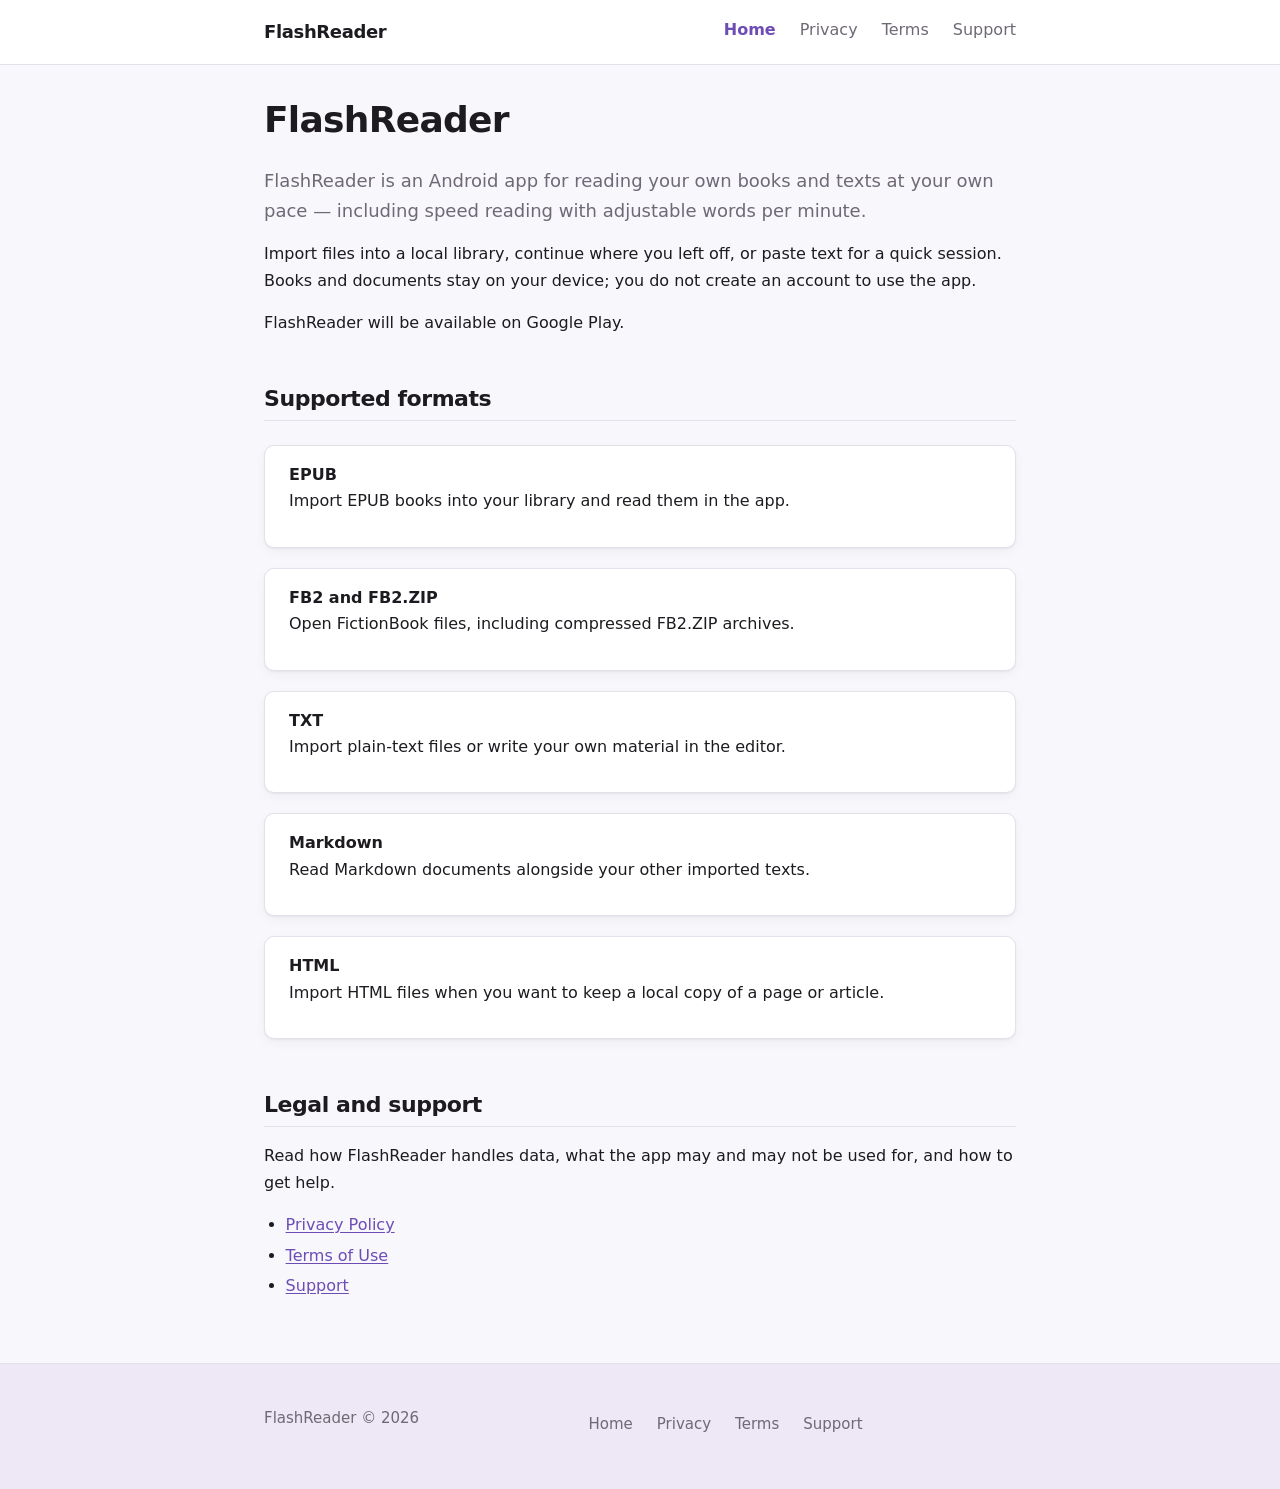
<file: docs/index.html>
<!DOCTYPE html>
<html lang="en">
<head>
  <meta charset="UTF-8">
  <meta name="viewport" content="width=device-width, initial-scale=1.0">
  <title>Home | FlashReader</title>
  <meta name="description" content="FlashReader is an Android speed-reading app for EPUB, FB2, TXT, Markdown, and HTML.">
  <link rel="stylesheet" href="assets/styles.css">
</head>
<body>
  <a class="skip-link" href="#main">Skip to content</a>
  <header>
    <nav aria-label="Primary">
      <a class="brand" href="index.html">FlashReader</a>
      <ul>
        <li><a href="index.html" aria-current="page">Home</a></li>
        <li><a href="privacy/index.html">Privacy</a></li>
        <li><a href="terms/index.html">Terms</a></li>
        <li><a href="support/index.html">Support</a></li>
      </ul>
    </nav>
  </header>
  <main id="main">
    <h1>FlashReader</h1>
    <p class="lead">
      FlashReader is an Android app for reading your own books and texts at your own pace — including speed reading with adjustable words per minute.
    </p>
    <p>
      Import files into a local library, continue where you left off, or paste text for a quick session. Books and documents stay on your device; you do not create an account to use the app.
    </p>

    <p>FlashReader will be available on Google Play.</p>

    <h2>Supported formats</h2>
    <ul class="features">
      <li>
        <strong>EPUB</strong>
        <p>Import EPUB books into your library and read them in the app.</p>
      </li>
      <li>
        <strong>FB2 and FB2.ZIP</strong>
        <p>Open FictionBook files, including compressed FB2.ZIP archives.</p>
      </li>
      <li>
        <strong>TXT</strong>
        <p>Import plain-text files or write your own material in the editor.</p>
      </li>
      <li>
        <strong>Markdown</strong>
        <p>Read Markdown documents alongside your other imported texts.</p>
      </li>
      <li>
        <strong>HTML</strong>
        <p>Import HTML files when you want to keep a local copy of a page or article.</p>
      </li>
    </ul>

    <h2>Legal and support</h2>
    <p>Read how FlashReader handles data, what the app may and may not be used for, and how to get help.</p>
    <ul>
      <li><a href="privacy/index.html">Privacy Policy</a></li>
      <li><a href="terms/index.html">Terms of Use</a></li>
      <li><a href="support/index.html">Support</a></li>
    </ul>
  </main>
  <footer>
    <div class="container">
      <p>FlashReader © 2026</p>
      <nav aria-label="Footer">
        <ul>
          <li><a href="index.html">Home</a></li>
          <li><a href="privacy/index.html">Privacy</a></li>
          <li><a href="terms/index.html">Terms</a></li>
          <li><a href="support/index.html">Support</a></li>
        </ul>
      </nav>
    </div>
  </footer>
</body>
</html>
</file>
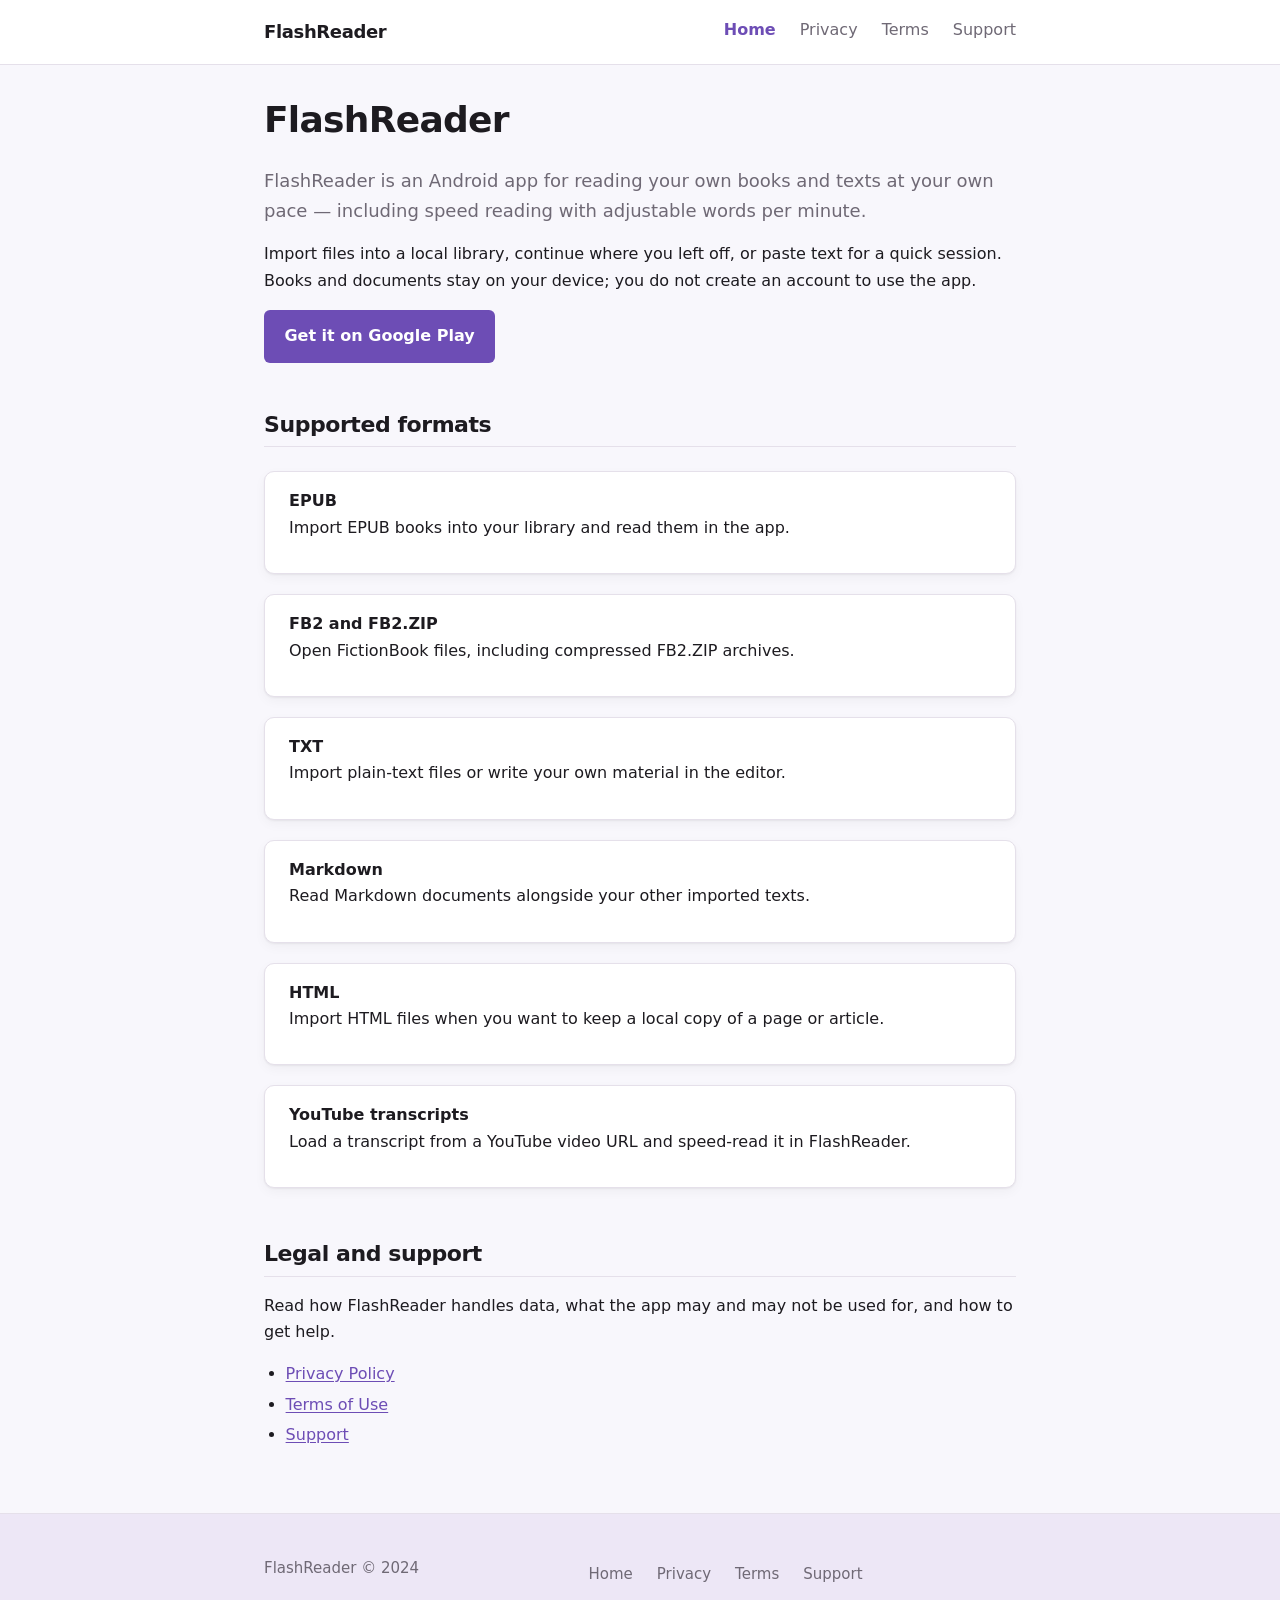
<file: pages/index.html>
<!DOCTYPE html>
<html lang="en">
<head>
  <meta charset="UTF-8">
  <meta name="viewport" content="width=device-width, initial-scale=1.0">
  <title>Home | FlashReader</title>
  <meta name="description" content="FlashReader is an Android speed-reading app for EPUB, FB2, TXT, Markdown, HTML, and YouTube transcripts.">
  <link rel="stylesheet" href="assets/styles.css">
</head>
<body>
  <a class="skip-link" href="#main">Skip to content</a>
  <header>
    <nav aria-label="Primary">
      <a class="brand" href="index.html">FlashReader</a>
      <ul>
        <li><a href="index.html" aria-current="page">Home</a></li>
        <li><a href="privacy/index.html">Privacy</a></li>
        <li><a href="terms/index.html">Terms</a></li>
        <li><a href="support/index.html">Support</a></li>
      </ul>
    </nav>
  </header>
  <main id="main">
    <h1>FlashReader</h1>
    <p class="lead">
      FlashReader is an Android app for reading your own books and texts at your own pace — including speed reading with adjustable words per minute.
    </p>
    <p>
      Import files into a local library, continue where you left off, or paste text for a quick session. Books and documents stay on your device; you do not create an account to use the app.
    </p>

    <p>
      <a class="cta" href="[GOOGLE PLAY URL]">Get it on Google Play</a>
    </p>

    <h2>Supported formats</h2>
    <ul class="features">
      <li>
        <strong>EPUB</strong>
        <p>Import EPUB books into your library and read them in the app.</p>
      </li>
      <li>
        <strong>FB2 and FB2.ZIP</strong>
        <p>Open FictionBook files, including compressed FB2.ZIP archives.</p>
      </li>
      <li>
        <strong>TXT</strong>
        <p>Import plain-text files or write your own material in the editor.</p>
      </li>
      <li>
        <strong>Markdown</strong>
        <p>Read Markdown documents alongside your other imported texts.</p>
      </li>
      <li>
        <strong>HTML</strong>
        <p>Import HTML files when you want to keep a local copy of a page or article.</p>
      </li>
      <li>
        <strong>YouTube transcripts</strong>
        <p>Load a transcript from a YouTube video URL and speed-read it in FlashReader.</p>
      </li>
    </ul>

    <h2>Legal and support</h2>
    <p>Read how FlashReader handles data, what the app may and may not be used for, and how to get help.</p>
    <ul>
      <li><a href="privacy/index.html">Privacy Policy</a></li>
      <li><a href="terms/index.html">Terms of Use</a></li>
      <li><a href="support/index.html">Support</a></li>
    </ul>
  </main>
  <footer>
    <div class="container">
      <p>FlashReader © 2024</p>
      <nav aria-label="Footer">
        <ul>
          <li><a href="index.html">Home</a></li>
          <li><a href="privacy/index.html">Privacy</a></li>
          <li><a href="terms/index.html">Terms</a></li>
          <li><a href="support/index.html">Support</a></li>
        </ul>
      </nav>
    </div>
  </footer>
</body>
</html>
</file>
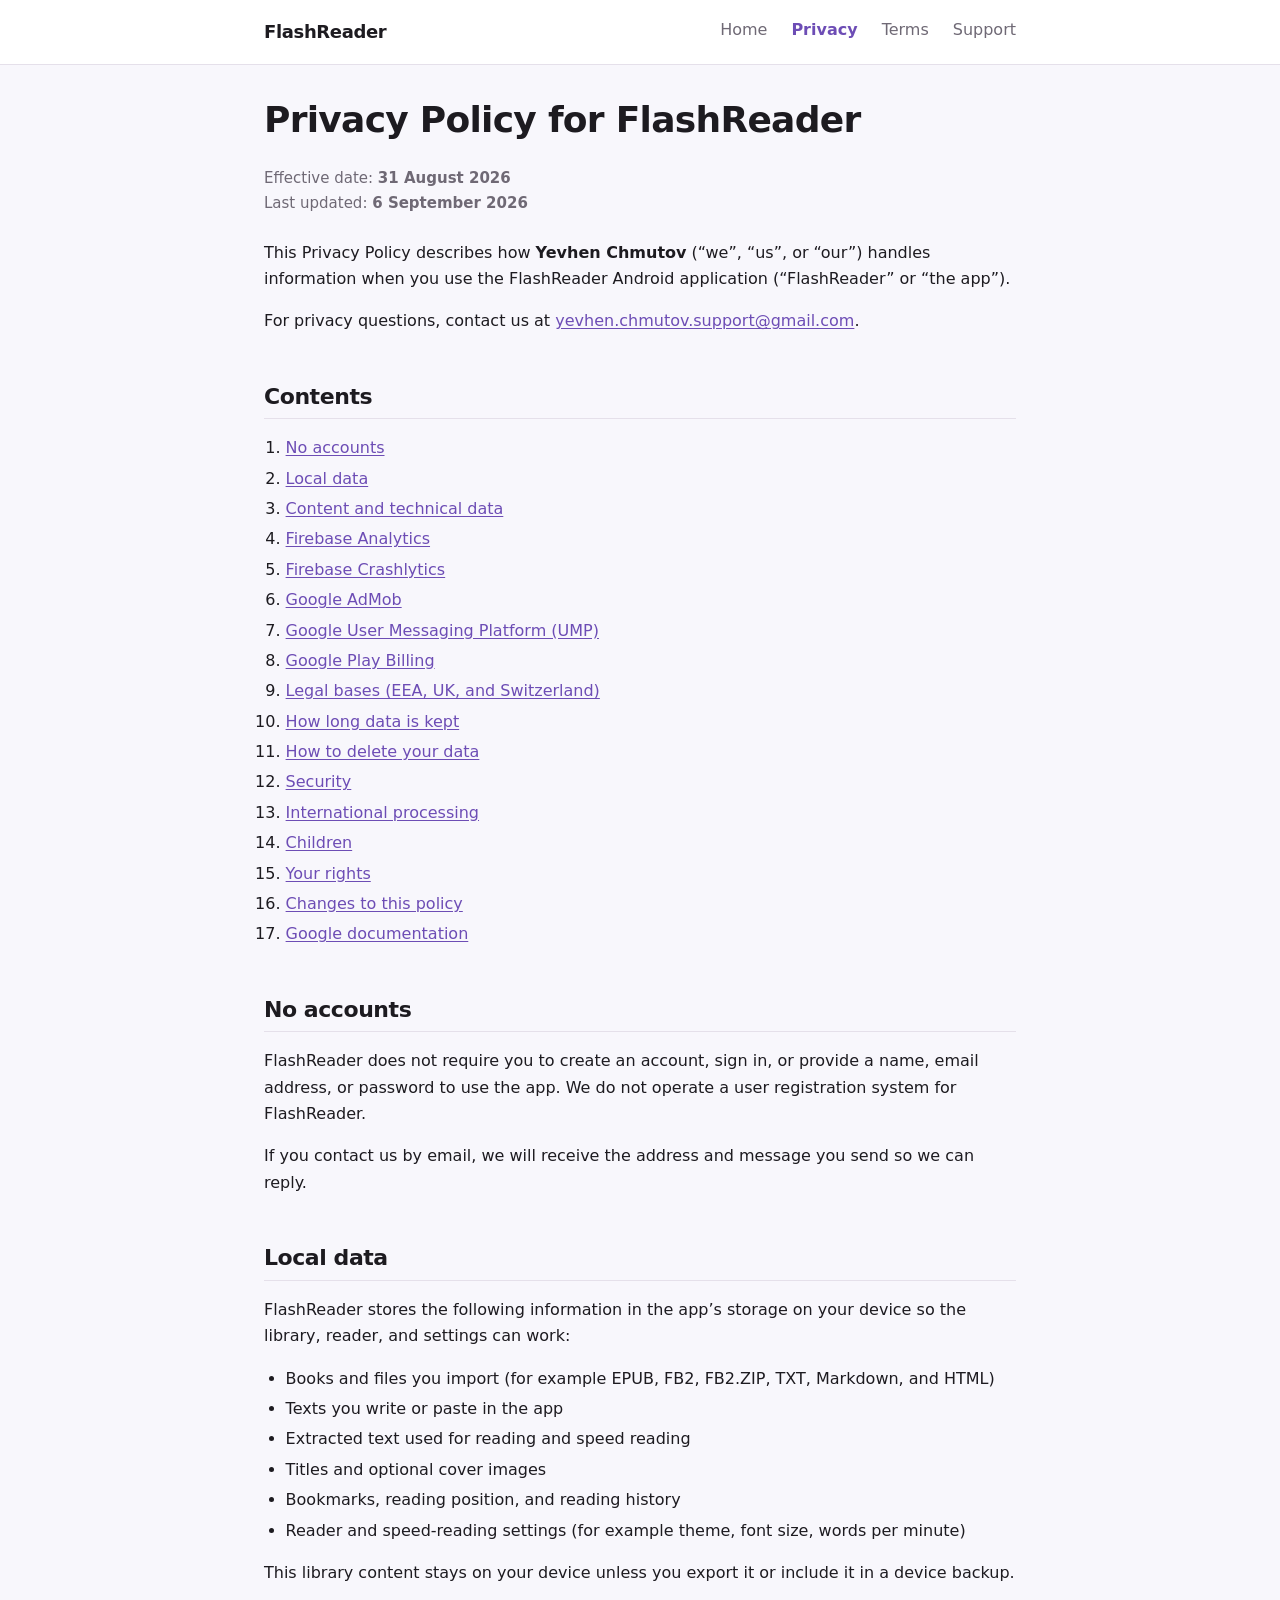
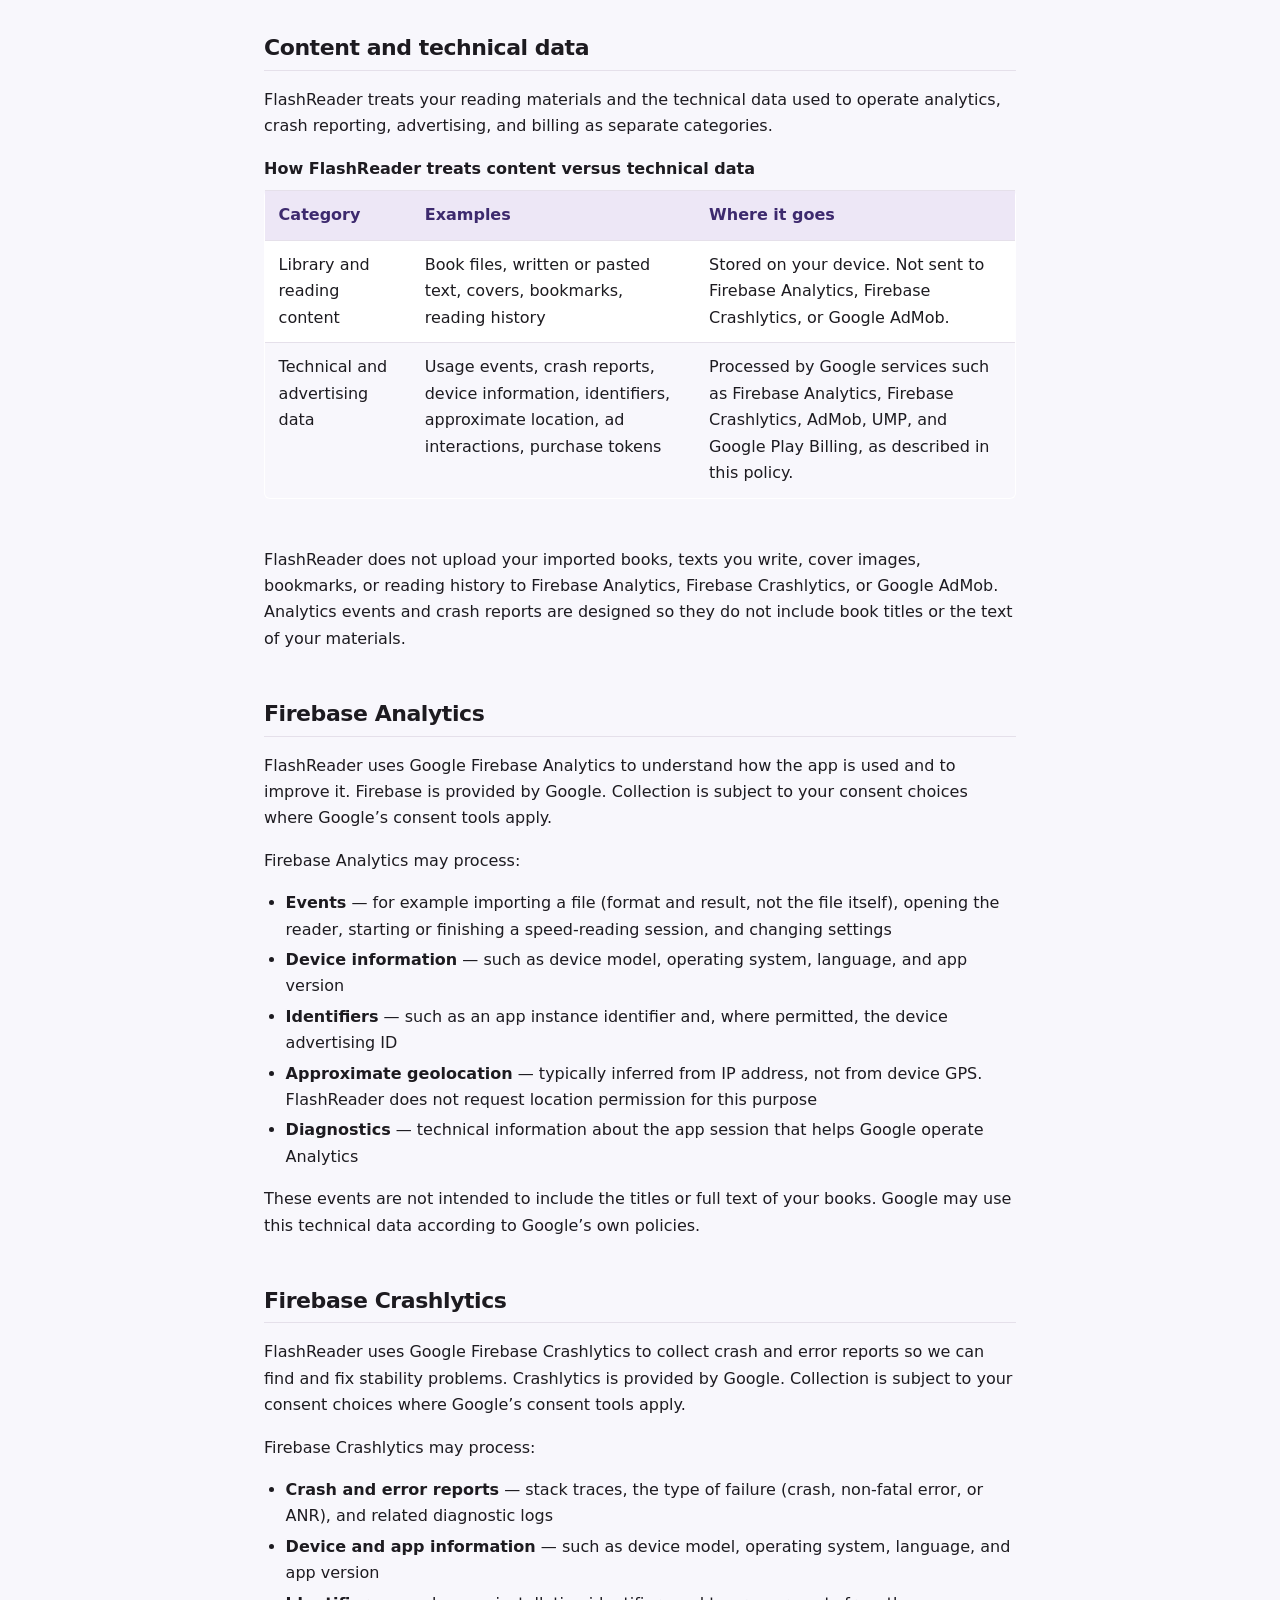
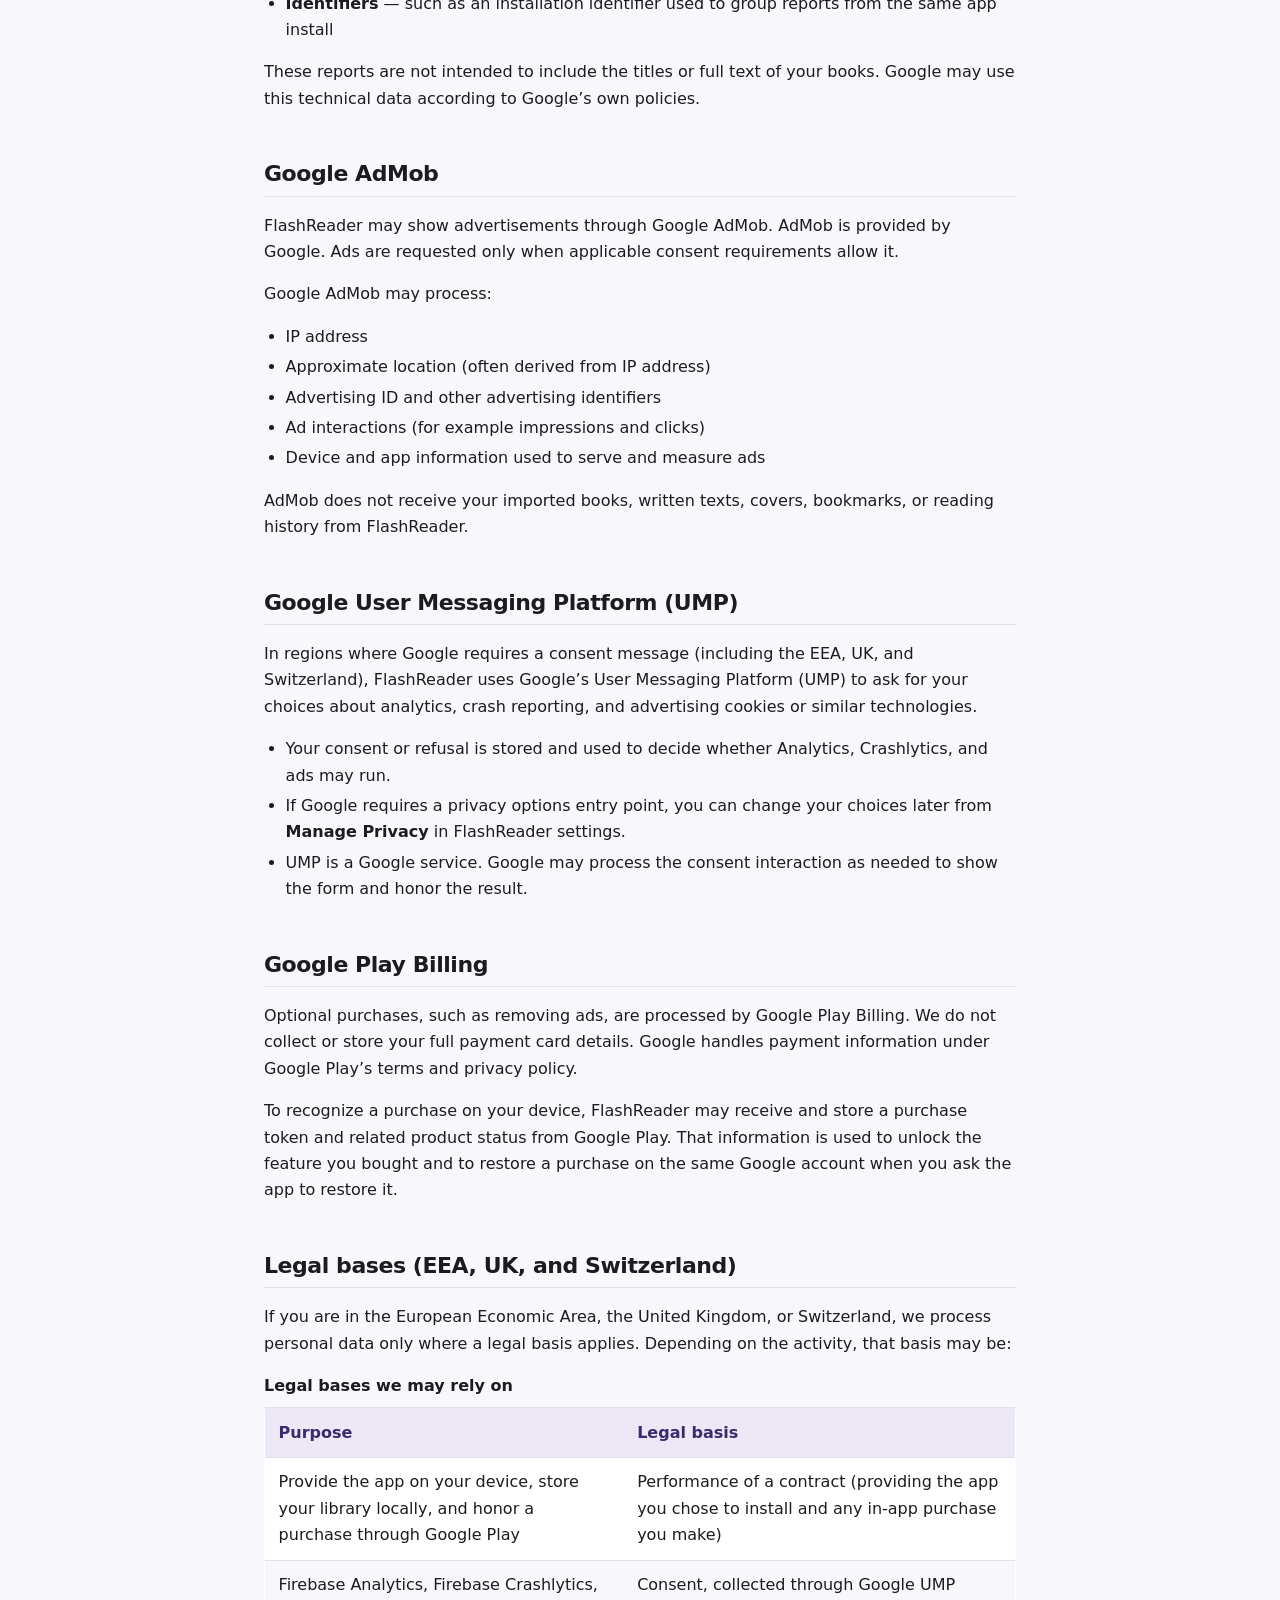
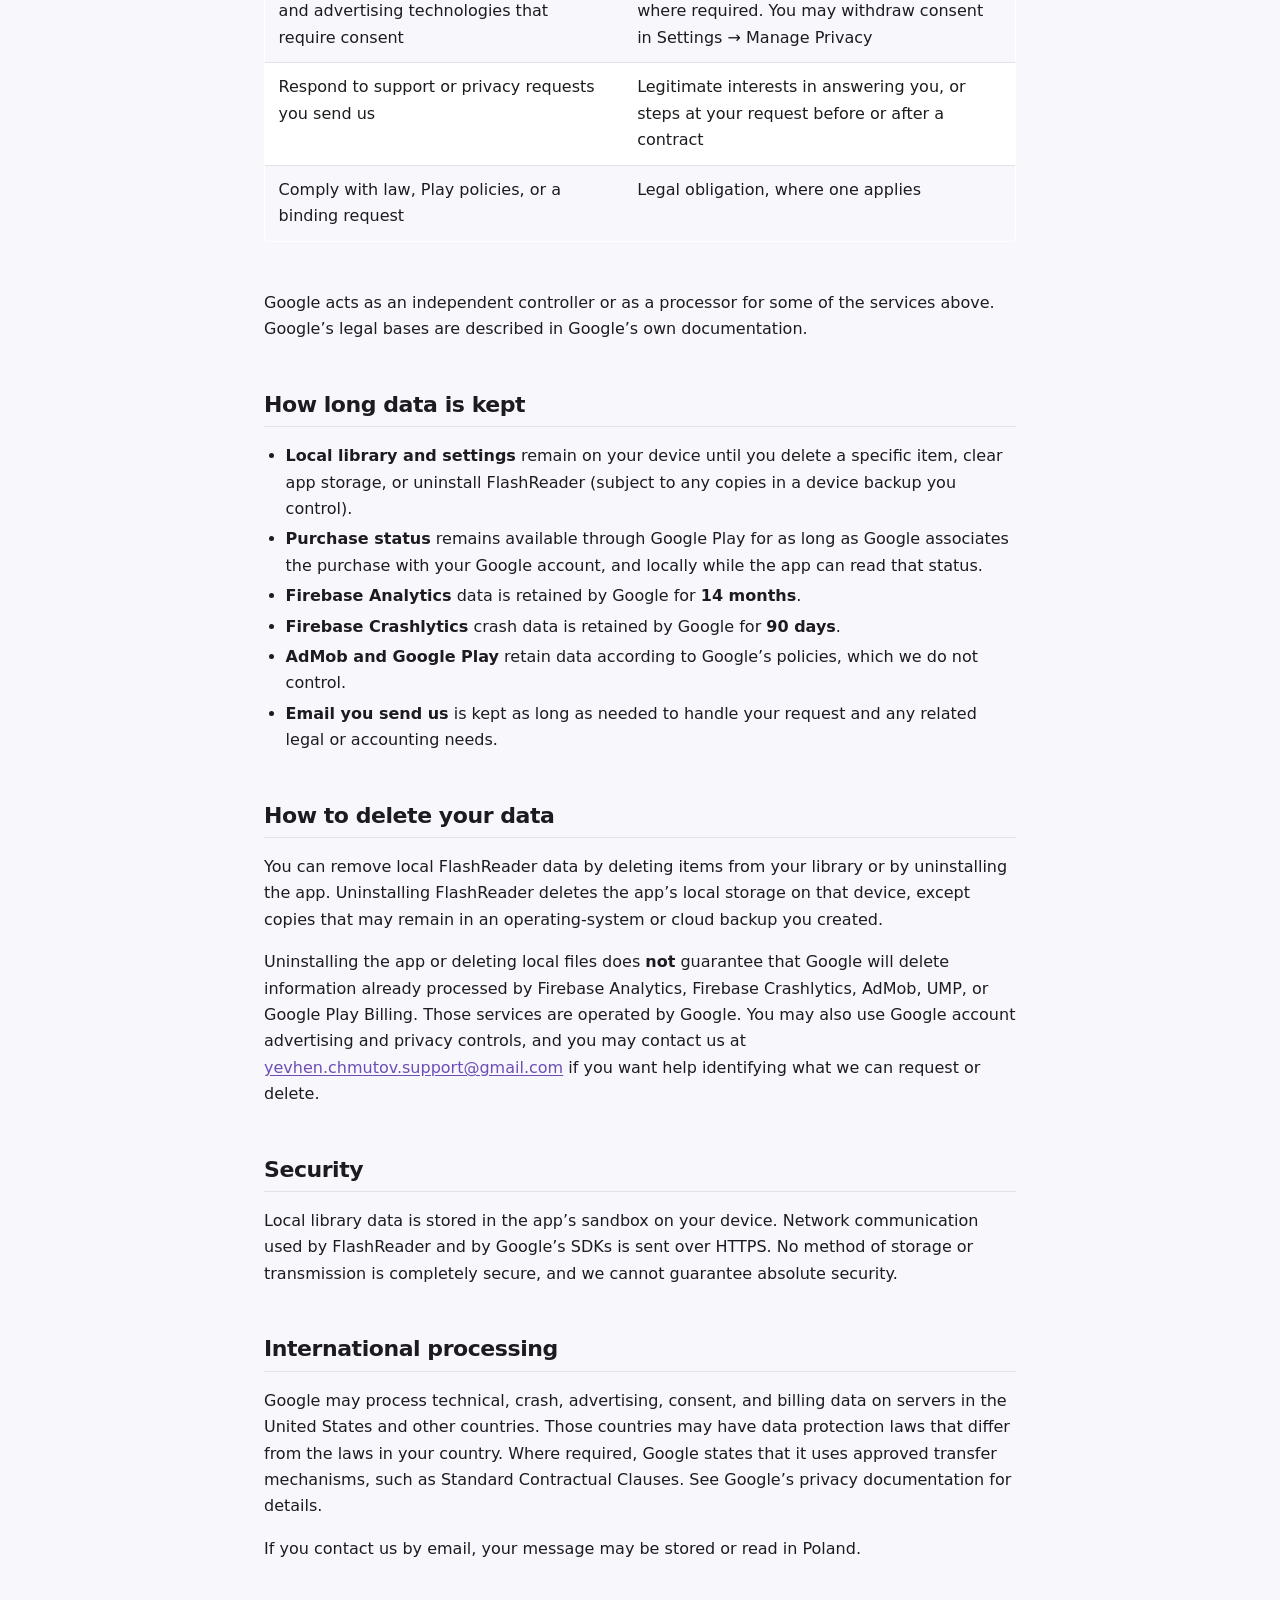
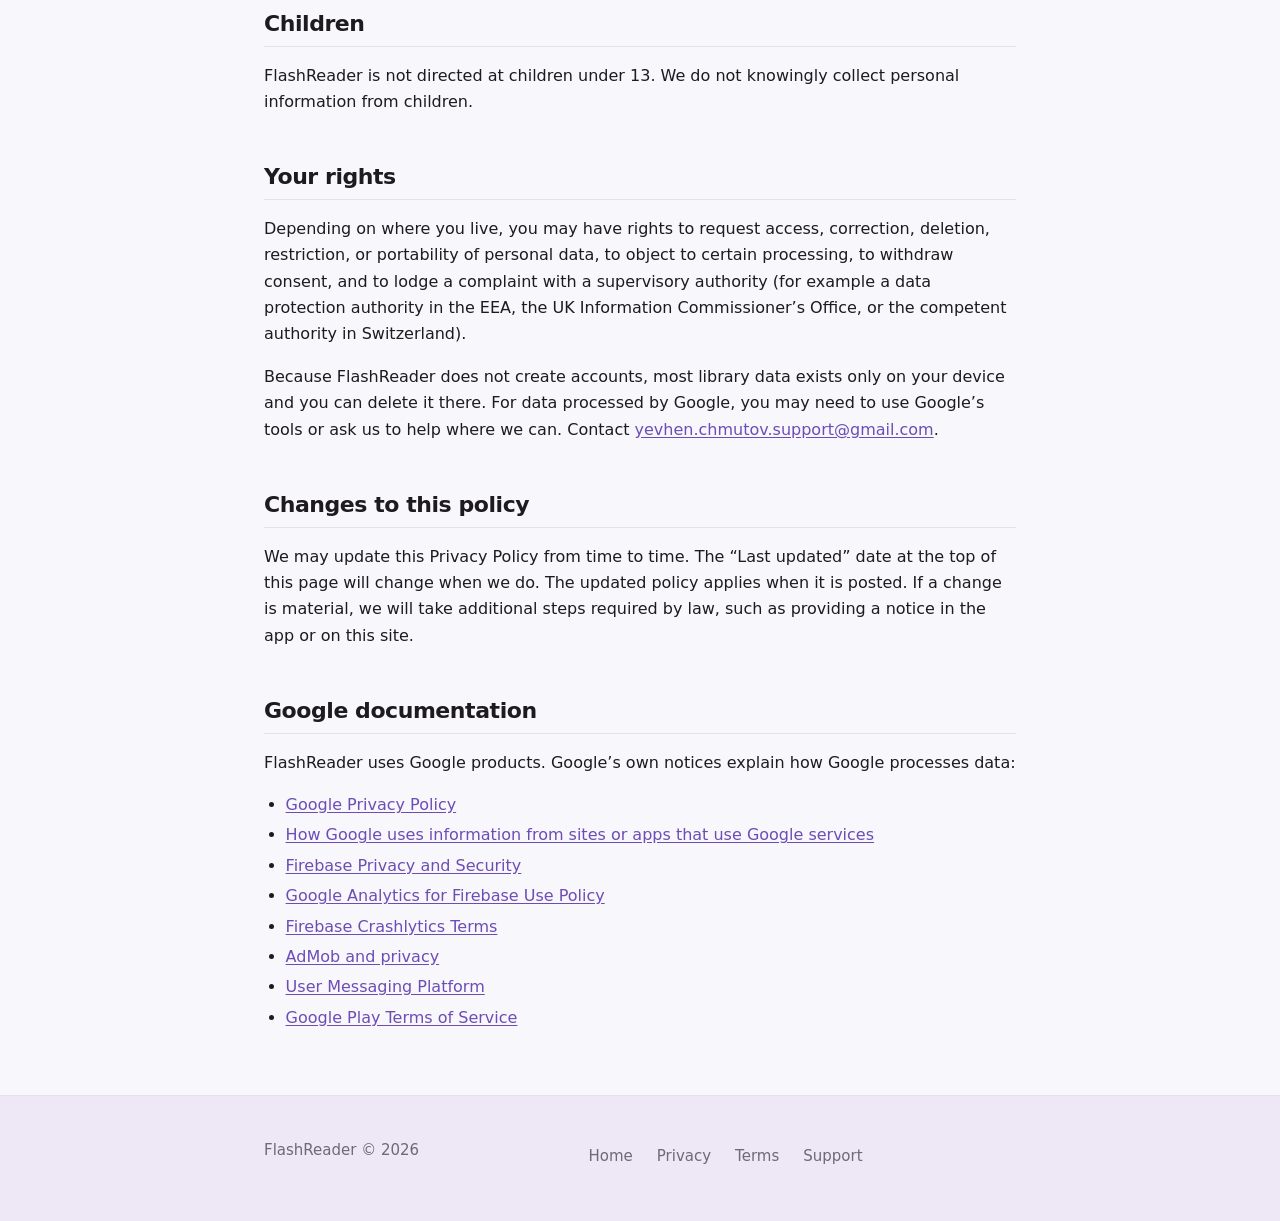
<file: docs/privacy/index.html>
<!DOCTYPE html>
<html lang="en">
<head>
  <meta charset="UTF-8">
  <meta name="viewport" content="width=device-width, initial-scale=1.0">
  <title>Privacy Policy | FlashReader</title>
  <meta name="description" content="Privacy Policy for FlashReader: how the app stores books locally and how Google services process technical data.">
  <link rel="stylesheet" href="../assets/styles.css">
</head>
<body>
  <a class="skip-link" href="#main">Skip to content</a>
  <header>
    <nav aria-label="Primary">
      <a class="brand" href="../index.html">FlashReader</a>
      <ul>
        <li><a href="../index.html">Home</a></li>
        <li><a href="index.html" aria-current="page">Privacy</a></li>
        <li><a href="../terms/index.html">Terms</a></li>
        <li><a href="../support/index.html">Support</a></li>
      </ul>
    </nav>
  </header>
  <main id="main">
    <h1>Privacy Policy for FlashReader</h1>
    <p class="dates">
      Effective date: <strong>31 August 2026</strong><br>
      Last updated: <strong>6 September 2026</strong>
    </p>
    <p>
      This Privacy Policy describes how <strong>Yevhen Chmutov</strong> (“we”, “us”, or “our”) handles information when you use the FlashReader Android application (“FlashReader” or “the app”).
    </p>
    <p>
      For privacy questions, contact us at
      <a href="mailto:yevhen.chmutov.support@gmail.com">yevhen.chmutov.support@gmail.com</a>.
    </p>

    <nav aria-label="On this page">
      <h2>Contents</h2>
      <ol>
        <li><a href="#no-accounts">No accounts</a></li>
        <li><a href="#local-data">Local data</a></li>
        <li><a href="#content-vs-technical">Content and technical data</a></li>
        <li><a href="#firebase">Firebase Analytics</a></li>
        <li><a href="#crashlytics">Firebase Crashlytics</a></li>
        <li><a href="#admob">Google AdMob</a></li>
        <li><a href="#ump">Google User Messaging Platform (UMP)</a></li>
        <li><a href="#billing">Google Play Billing</a></li>
        <li><a href="#legal-bases">Legal bases (EEA, UK, and Switzerland)</a></li>
        <li><a href="#retention">How long data is kept</a></li>
        <li><a href="#deletion">How to delete your data</a></li>
        <li><a href="#security">Security</a></li>
        <li><a href="#international">International processing</a></li>
        <li><a href="#children">Children</a></li>
        <li><a href="#rights">Your rights</a></li>
        <li><a href="#changes">Changes to this policy</a></li>
        <li><a href="#google-docs">Google documentation</a></li>
      </ol>
    </nav>

    <h2 id="no-accounts">No accounts</h2>
    <p>
      FlashReader does not require you to create an account, sign in, or provide a name, email address, or password to use the app. We do not operate a user registration system for FlashReader.
    </p>
    <p>
      If you contact us by email, we will receive the address and message you send so we can reply.
    </p>

    <h2 id="local-data">Local data</h2>
    <p>
      FlashReader stores the following information in the app’s storage on your device so the library, reader, and settings can work:
    </p>
    <ul>
      <li>Books and files you import (for example EPUB, FB2, FB2.ZIP, TXT, Markdown, and HTML)</li>
      <li>Texts you write or paste in the app</li>
      <li>Extracted text used for reading and speed reading</li>
      <li>Titles and optional cover images</li>
      <li>Bookmarks, reading position, and reading history</li>
      <li>Reader and speed-reading settings (for example theme, font size, words per minute)</li>
    </ul>
    <p>
      This library content stays on your device unless you export it or include it in a device backup.
    </p>

    <h2 id="content-vs-technical">Content and technical data</h2>
    <p>
      FlashReader treats your reading materials and the technical data used to operate analytics, crash reporting, advertising, and billing as separate categories.
    </p>
    <div class="table-wrap">
      <table>
        <caption>How FlashReader treats content versus technical data</caption>
        <thead>
          <tr>
            <th scope="col">Category</th>
            <th scope="col">Examples</th>
            <th scope="col">Where it goes</th>
          </tr>
        </thead>
        <tbody>
          <tr>
            <td>Library and reading content</td>
            <td>Book files, written or pasted text, covers, bookmarks, reading history</td>
            <td>Stored on your device. Not sent to Firebase Analytics, Firebase Crashlytics, or Google AdMob.</td>
          </tr>
          <tr>
            <td>Technical and advertising data</td>
            <td>Usage events, crash reports, device information, identifiers, approximate location, ad interactions, purchase tokens</td>
            <td>Processed by Google services such as Firebase Analytics, Firebase Crashlytics, AdMob, UMP, and Google Play Billing, as described in this policy.</td>
          </tr>
        </tbody>
      </table>
    </div>
    <p>
      FlashReader does not upload your imported books, texts you write, cover images, bookmarks, or reading history to Firebase Analytics, Firebase Crashlytics, or Google AdMob. Analytics events and crash reports are designed so they do not include book titles or the text of your materials.
    </p>

    <h2 id="firebase">Firebase Analytics</h2>
    <p>
      FlashReader uses Google Firebase Analytics to understand how the app is used and to improve it. Firebase is provided by Google. Collection is subject to your consent choices where Google’s consent tools apply.
    </p>
    <p>Firebase Analytics may process:</p>
    <ul>
      <li><strong>Events</strong> — for example importing a file (format and result, not the file itself), opening the reader, starting or finishing a speed-reading session, and changing settings</li>
      <li><strong>Device information</strong> — such as device model, operating system, language, and app version</li>
      <li><strong>Identifiers</strong> — such as an app instance identifier and, where permitted, the device advertising ID</li>
      <li><strong>Approximate geolocation</strong> — typically inferred from IP address, not from device GPS. FlashReader does not request location permission for this purpose</li>
      <li><strong>Diagnostics</strong> — technical information about the app session that helps Google operate Analytics</li>
    </ul>
    <p>
      These events are not intended to include the titles or full text of your books. Google may use this technical data according to Google’s own policies.
    </p>

    <h2 id="crashlytics">Firebase Crashlytics</h2>
    <p>
      FlashReader uses Google Firebase Crashlytics to collect crash and error reports so we can find and fix stability problems. Crashlytics is provided by Google. Collection is subject to your consent choices where Google’s consent tools apply.
    </p>
    <p>Firebase Crashlytics may process:</p>
    <ul>
      <li><strong>Crash and error reports</strong> — stack traces, the type of failure (crash, non-fatal error, or ANR), and related diagnostic logs</li>
      <li><strong>Device and app information</strong> — such as device model, operating system, language, and app version</li>
      <li><strong>Identifiers</strong> — such as an installation identifier used to group reports from the same app install</li>
    </ul>
    <p>
      These reports are not intended to include the titles or full text of your books. Google may use this technical data according to Google’s own policies.
    </p>

    <h2 id="admob">Google AdMob</h2>
    <p>
      FlashReader may show advertisements through Google AdMob. AdMob is provided by Google. Ads are requested only when applicable consent requirements allow it.
    </p>
    <p>Google AdMob may process:</p>
    <ul>
      <li>IP address</li>
      <li>Approximate location (often derived from IP address)</li>
      <li>Advertising ID and other advertising identifiers</li>
      <li>Ad interactions (for example impressions and clicks)</li>
      <li>Device and app information used to serve and measure ads</li>
    </ul>
    <p>
      AdMob does not receive your imported books, written texts, covers, bookmarks, or reading history from FlashReader.
    </p>

    <h2 id="ump">Google User Messaging Platform (UMP)</h2>
    <p>
      In regions where Google requires a consent message (including the EEA, UK, and Switzerland), FlashReader uses Google’s User Messaging Platform (UMP) to ask for your choices about analytics, crash reporting, and advertising cookies or similar technologies.
    </p>
    <ul>
      <li>Your consent or refusal is stored and used to decide whether Analytics, Crashlytics, and ads may run.</li>
      <li>If Google requires a privacy options entry point, you can change your choices later from <strong>Manage Privacy</strong> in FlashReader settings.</li>
      <li>UMP is a Google service. Google may process the consent interaction as needed to show the form and honor the result.</li>
    </ul>

    <h2 id="billing">Google Play Billing</h2>
    <p>
      Optional purchases, such as removing ads, are processed by Google Play Billing. We do not collect or store your full payment card details. Google handles payment information under Google Play’s terms and privacy policy.
    </p>
    <p>
      To recognize a purchase on your device, FlashReader may receive and store a purchase token and related product status from Google Play. That information is used to unlock the feature you bought and to restore a purchase on the same Google account when you ask the app to restore it.
    </p>

    <h2 id="legal-bases">Legal bases (EEA, UK, and Switzerland)</h2>
    <p>
      If you are in the European Economic Area, the United Kingdom, or Switzerland, we process personal data only where a legal basis applies. Depending on the activity, that basis may be:
    </p>
    <div class="table-wrap">
      <table>
        <caption>Legal bases we may rely on</caption>
        <thead>
          <tr>
            <th scope="col">Purpose</th>
            <th scope="col">Legal basis</th>
          </tr>
        </thead>
        <tbody>
          <tr>
            <td>Provide the app on your device, store your library locally, and honor a purchase through Google Play</td>
            <td>Performance of a contract (providing the app you chose to install and any in-app purchase you make)</td>
          </tr>
          <tr>
            <td>Firebase Analytics, Firebase Crashlytics, and advertising technologies that require consent</td>
            <td>Consent, collected through Google UMP where required. You may withdraw consent in Settings → Manage Privacy</td>
          </tr>
          <tr>
            <td>Respond to support or privacy requests you send us</td>
            <td>Legitimate interests in answering you, or steps at your request before or after a contract</td>
          </tr>
          <tr>
            <td>Comply with law, Play policies, or a binding request</td>
            <td>Legal obligation, where one applies</td>
          </tr>
        </tbody>
      </table>
    </div>
    <p>
      Google acts as an independent controller or as a processor for some of the services above. Google’s legal bases are described in Google’s own documentation.
    </p>

    <h2 id="retention">How long data is kept</h2>
    <ul>
      <li><strong>Local library and settings</strong> remain on your device until you delete a specific item, clear app storage, or uninstall FlashReader (subject to any copies in a device backup you control).</li>
      <li><strong>Purchase status</strong> remains available through Google Play for as long as Google associates the purchase with your Google account, and locally while the app can read that status.</li>
      <li><strong>Firebase Analytics</strong> data is retained by Google for <strong>14 months</strong>.</li>
      <li><strong>Firebase Crashlytics</strong> crash data is retained by Google for <strong>90 days</strong>.</li>
      <li><strong>AdMob and Google Play</strong> retain data according to Google’s policies, which we do not control.</li>
      <li><strong>Email you send us</strong> is kept as long as needed to handle your request and any related legal or accounting needs.</li>
    </ul>

    <h2 id="deletion">How to delete your data</h2>
    <p>
      You can remove local FlashReader data by deleting items from your library or by uninstalling the app. Uninstalling FlashReader deletes the app’s local storage on that device, except copies that may remain in an operating-system or cloud backup you created.
    </p>
    <p>
      Uninstalling the app or deleting local files does <strong>not</strong> guarantee that Google will delete information already processed by Firebase Analytics, Firebase Crashlytics, AdMob, UMP, or Google Play Billing. Those services are operated by Google. You may also use Google account advertising and privacy controls, and you may contact us at
      <a href="mailto:yevhen.chmutov.support@gmail.com">yevhen.chmutov.support@gmail.com</a>
      if you want help identifying what we can request or delete.
    </p>

    <h2 id="security">Security</h2>
    <p>
      Local library data is stored in the app’s sandbox on your device. Network communication used by FlashReader and by Google’s SDKs is sent over HTTPS. No method of storage or transmission is completely secure, and we cannot guarantee absolute security.
    </p>

    <h2 id="international">International processing</h2>
    <p>
      Google may process technical, crash, advertising, consent, and billing data on servers in the United States and other countries. Those countries may have data protection laws that differ from the laws in your country. Where required, Google states that it uses approved transfer mechanisms, such as Standard Contractual Clauses. See Google’s privacy documentation for details.
    </p>
    <p>
      If you contact us by email, your message may be stored or read in Poland.
    </p>

    <h2 id="children">Children</h2>
    <p>
      FlashReader is not directed at children under 13. We do not knowingly collect personal information from children.
    </p>

    <h2 id="rights">Your rights</h2>
    <p>
      Depending on where you live, you may have rights to request access, correction, deletion, restriction, or portability of personal data, to object to certain processing, to withdraw consent, and to lodge a complaint with a supervisory authority (for example a data protection authority in the EEA, the UK Information Commissioner’s Office, or the competent authority in Switzerland).
    </p>
    <p>
      Because FlashReader does not create accounts, most library data exists only on your device and you can delete it there. For data processed by Google, you may need to use Google’s tools or ask us to help where we can. Contact
      <a href="mailto:yevhen.chmutov.support@gmail.com">yevhen.chmutov.support@gmail.com</a>.
    </p>

    <h2 id="changes">Changes to this policy</h2>
    <p>
      We may update this Privacy Policy from time to time. The “Last updated” date at the top of this page will change when we do. The updated policy applies when it is posted. If a change is material, we will take additional steps required by law, such as providing a notice in the app or on this site.
    </p>

    <h2 id="google-docs">Google documentation</h2>
    <p>
      FlashReader uses Google products. Google’s own notices explain how Google processes data:
    </p>
    <ul>
      <li><a href="https://policies.google.com/privacy" rel="noopener noreferrer">Google Privacy Policy</a></li>
      <li><a href="https://policies.google.com/technologies/partner-sites" rel="noopener noreferrer">How Google uses information from sites or apps that use Google services</a></li>
      <li><a href="https://firebase.google.com/support/privacy" rel="noopener noreferrer">Firebase Privacy and Security</a></li>
      <li><a href="https://firebase.google.com/policies/analytics" rel="noopener noreferrer">Google Analytics for Firebase Use Policy</a></li>
      <li><a href="https://firebase.google.com/terms/crashlytics" rel="noopener noreferrer">Firebase Crashlytics Terms</a></li>
      <li><a href="https://support.google.com/admob/answer/6128543" rel="noopener noreferrer">AdMob and privacy</a></li>
      <li><a href="https://developers.google.com/admob/android/privacy" rel="noopener noreferrer">User Messaging Platform</a></li>
      <li><a href="https://play.google.com/about/play-terms/" rel="noopener noreferrer">Google Play Terms of Service</a></li>
    </ul>
  </main>
  <footer>
    <div class="container">
      <p>FlashReader © 2026</p>
      <nav aria-label="Footer">
        <ul>
          <li><a href="../index.html">Home</a></li>
          <li><a href="index.html">Privacy</a></li>
          <li><a href="../terms/index.html">Terms</a></li>
          <li><a href="../support/index.html">Support</a></li>
        </ul>
      </nav>
    </div>
  </footer>
</body>
</html>
</file>
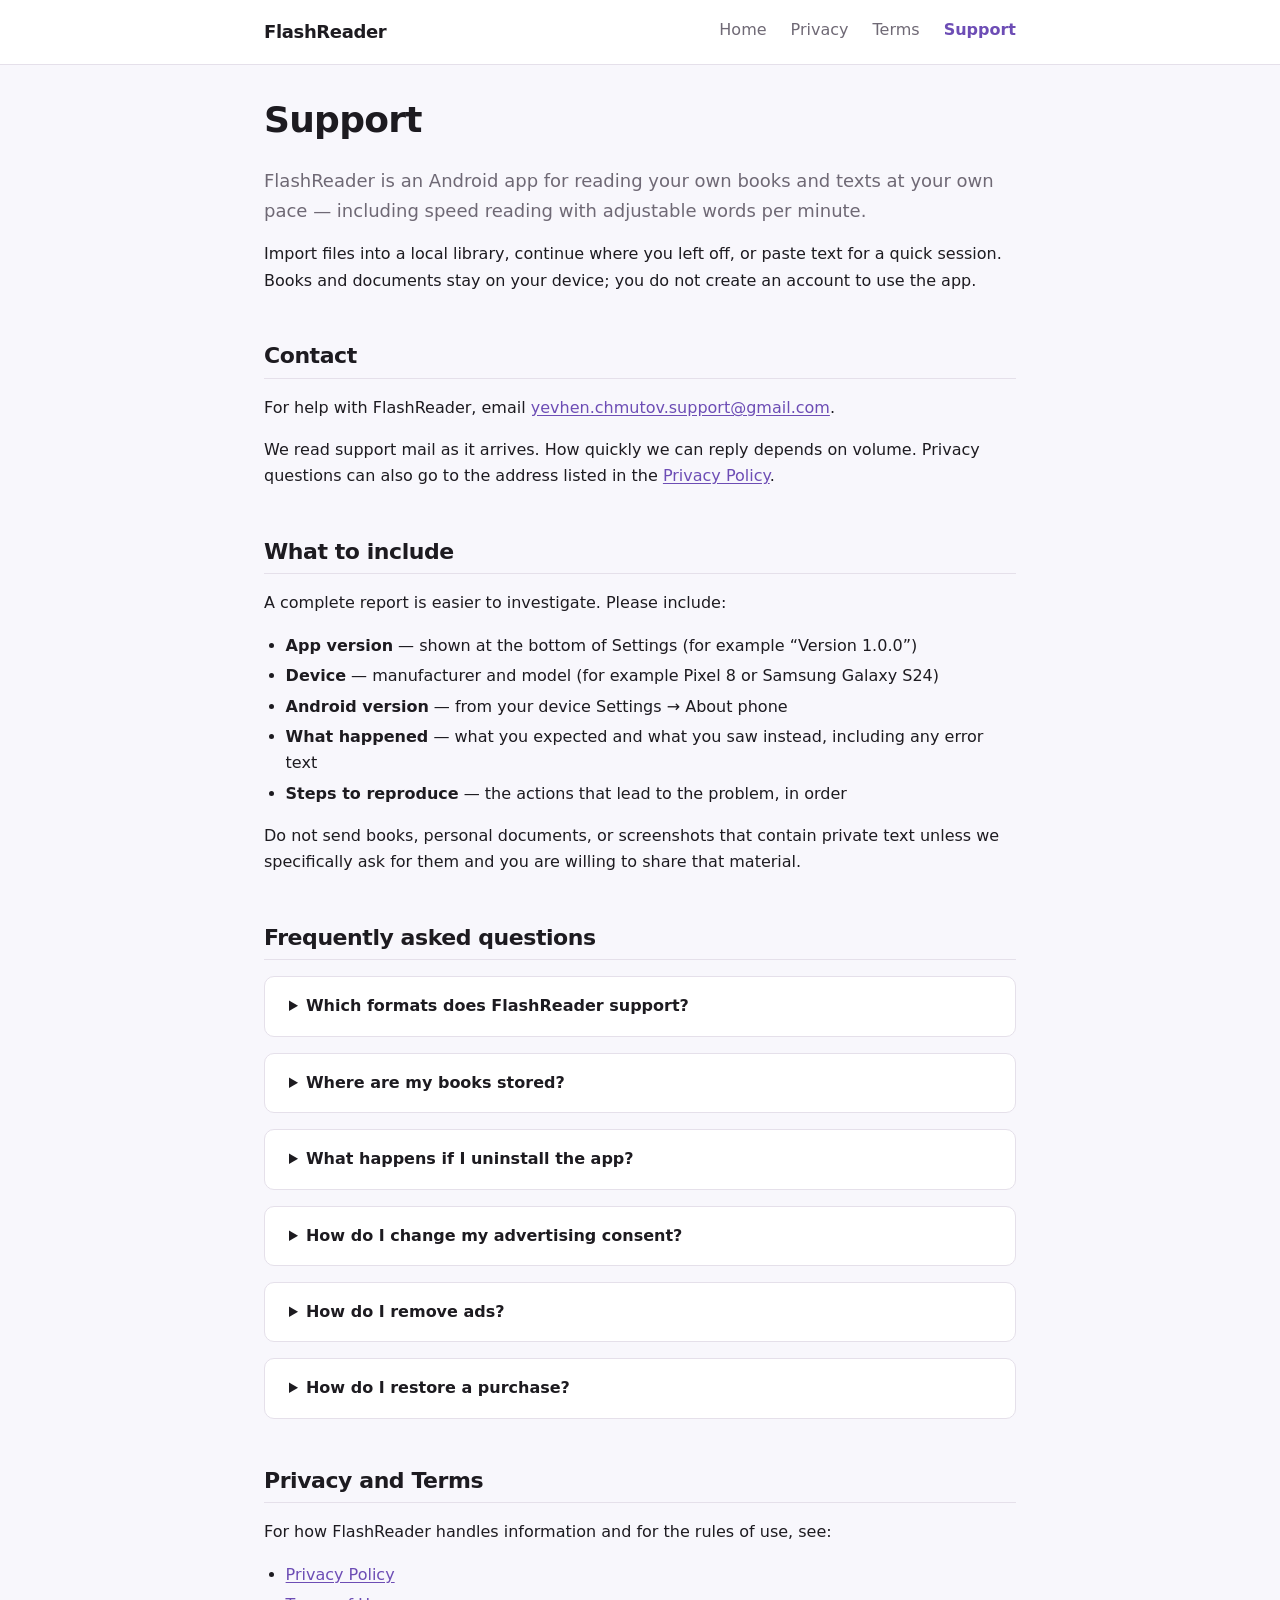
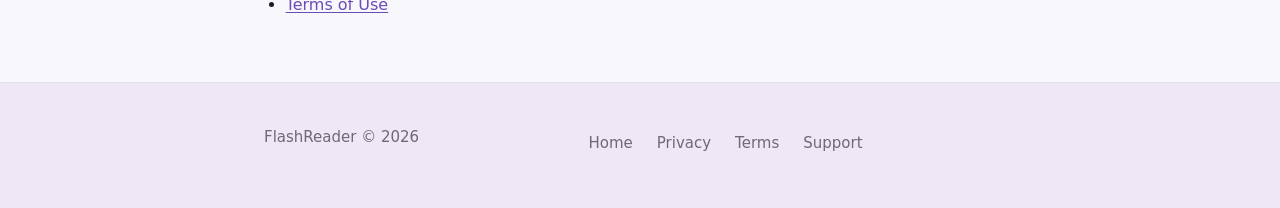
<file: docs/support/index.html>
<!DOCTYPE html>
<html lang="en">
<head>
  <meta charset="UTF-8">
  <meta name="viewport" content="width=device-width, initial-scale=1.0">
  <title>Support | FlashReader</title>
  <meta name="description" content="Get help with FlashReader: contact support, what to include in a request, and answers to common questions.">
  <link rel="stylesheet" href="../assets/styles.css">
</head>
<body>
  <a class="skip-link" href="#main">Skip to content</a>
  <header>
    <nav aria-label="Primary">
      <a class="brand" href="../index.html">FlashReader</a>
      <ul>
        <li><a href="../index.html">Home</a></li>
        <li><a href="../privacy/index.html">Privacy</a></li>
        <li><a href="../terms/index.html">Terms</a></li>
        <li><a href="index.html" aria-current="page">Support</a></li>
      </ul>
    </nav>
  </header>
  <main id="main">
    <h1>Support</h1>
    <p class="lead">
      FlashReader is an Android app for reading your own books and texts at your own pace — including speed reading with adjustable words per minute.
    </p>
    <p>
      Import files into a local library, continue where you left off, or paste text for a quick session. Books and documents stay on your device; you do not create an account to use the app.
    </p>

    <h2 id="contact">Contact</h2>
    <p>
      For help with FlashReader, email
      <a href="mailto:yevhen.chmutov.support@gmail.com">yevhen.chmutov.support@gmail.com</a>.
    </p>
    <p>
      We read support mail as it arrives. How quickly we can reply depends on volume. Privacy questions can also go to the address listed in the
      <a href="../privacy/index.html">Privacy Policy</a>.
    </p>

    <h2 id="include">What to include</h2>
    <p>A complete report is easier to investigate. Please include:</p>
    <ul>
      <li><strong>App version</strong> — shown at the bottom of Settings (for example “Version 1.0.0”)</li>
      <li><strong>Device</strong> — manufacturer and model (for example Pixel 8 or Samsung Galaxy S24)</li>
      <li><strong>Android version</strong> — from your device Settings → About phone</li>
      <li><strong>What happened</strong> — what you expected and what you saw instead, including any error text</li>
      <li><strong>Steps to reproduce</strong> — the actions that lead to the problem, in order</li>
    </ul>
    <p>
      Do not send books, personal documents, or screenshots that contain private text unless we specifically ask for them and you are willing to share that material.
    </p>

    <h2 id="faq">Frequently asked questions</h2>

    <details>
      <summary>Which formats does FlashReader support?</summary>
      <p>You can import:</p>
      <ul>
        <li>EPUB</li>
        <li>FB2 and FB2.ZIP</li>
        <li>TXT</li>
        <li>Markdown</li>
        <li>HTML</li>
      </ul>
      <p>
        You can also write or paste text in the app.
      </p>
    </details>

    <details>
      <summary>Where are my books stored?</summary>
      <p>
        Imported books, texts you write or paste, covers, bookmarks, reading position, and settings are stored in the app’s storage on your device. FlashReader does not require an account.
      </p>
      <p>
        Your library content is not sent to Firebase Analytics, Firebase Crashlytics, or Google AdMob. See the
        <a href="../privacy/index.html">Privacy Policy</a>
        for how content and technical data are treated separately.
      </p>
    </details>

    <details>
      <summary>What happens if I uninstall the app?</summary>
      <p>
        Uninstalling FlashReader deletes the app’s local storage on that device, including your library, bookmarks, and settings — except copies that may remain in an operating-system or cloud backup you created.
      </p>
      <p>
        Uninstalling does <strong>not</strong> guarantee that Google will delete information already processed by Firebase Analytics, Firebase Crashlytics, AdMob, UMP, or Google Play Billing. Purchases stay associated with your Google account under Google Play’s rules.
      </p>
    </details>

    <details>
      <summary>How do I change my advertising consent?</summary>
      <p>
        In regions where Google requires a consent message (including the EEA, UK, and Switzerland), FlashReader uses Google’s User Messaging Platform. You can change your choices later from <strong>Manage Privacy</strong> in FlashReader Settings when that option is shown.
      </p>
      <p>
        Consent choices affect whether analytics, crash reports, and ads may run. They do not delete your local library.
      </p>
    </details>

    <details>
      <summary>How do I remove ads?</summary>
      <p>
        FlashReader may show advertisements through Google AdMob. You may be able to purchase an option that removes ads through Google Play Billing. Google processes the payment; we do not collect your full payment card details.
      </p>
      <p>
        Removing ads hides advertisements. It does not remove Firebase Analytics, Firebase Crashlytics, or other technical processing described in the
        <a href="../privacy/index.html">Privacy Policy</a>,
        except where those services are tied to the same consent or purchase rules.
      </p>
    </details>

    <details>
      <summary>How do I restore a purchase?</summary>
      <p>
        A purchase is tied to the Google account that paid for it. On a device signed into the same Google account, ask FlashReader to restore the purchase so the app can read the purchase status from Google Play and unlock the feature again.
      </p>
      <p>
        If the feature does not unlock, email
        <a href="mailto:yevhen.chmutov.support@gmail.com">yevhen.chmutov.support@gmail.com</a>
        with your Google Play order details so we can help you restore the purchase or point you to Google Play support. Refunds follow Google Play’s policies.
      </p>
    </details>

    <h2 id="legal">Privacy and Terms</h2>
    <p>For how FlashReader handles information and for the rules of use, see:</p>
    <ul>
      <li><a href="../privacy/index.html">Privacy Policy</a></li>
      <li><a href="../terms/index.html">Terms of Use</a></li>
    </ul>
  </main>
  <footer>
    <div class="container">
      <p>FlashReader © 2026</p>
      <nav aria-label="Footer">
        <ul>
          <li><a href="../index.html">Home</a></li>
          <li><a href="../privacy/index.html">Privacy</a></li>
          <li><a href="../terms/index.html">Terms</a></li>
          <li><a href="index.html">Support</a></li>
        </ul>
      </nav>
    </div>
  </footer>
</body>
</html>
</file>
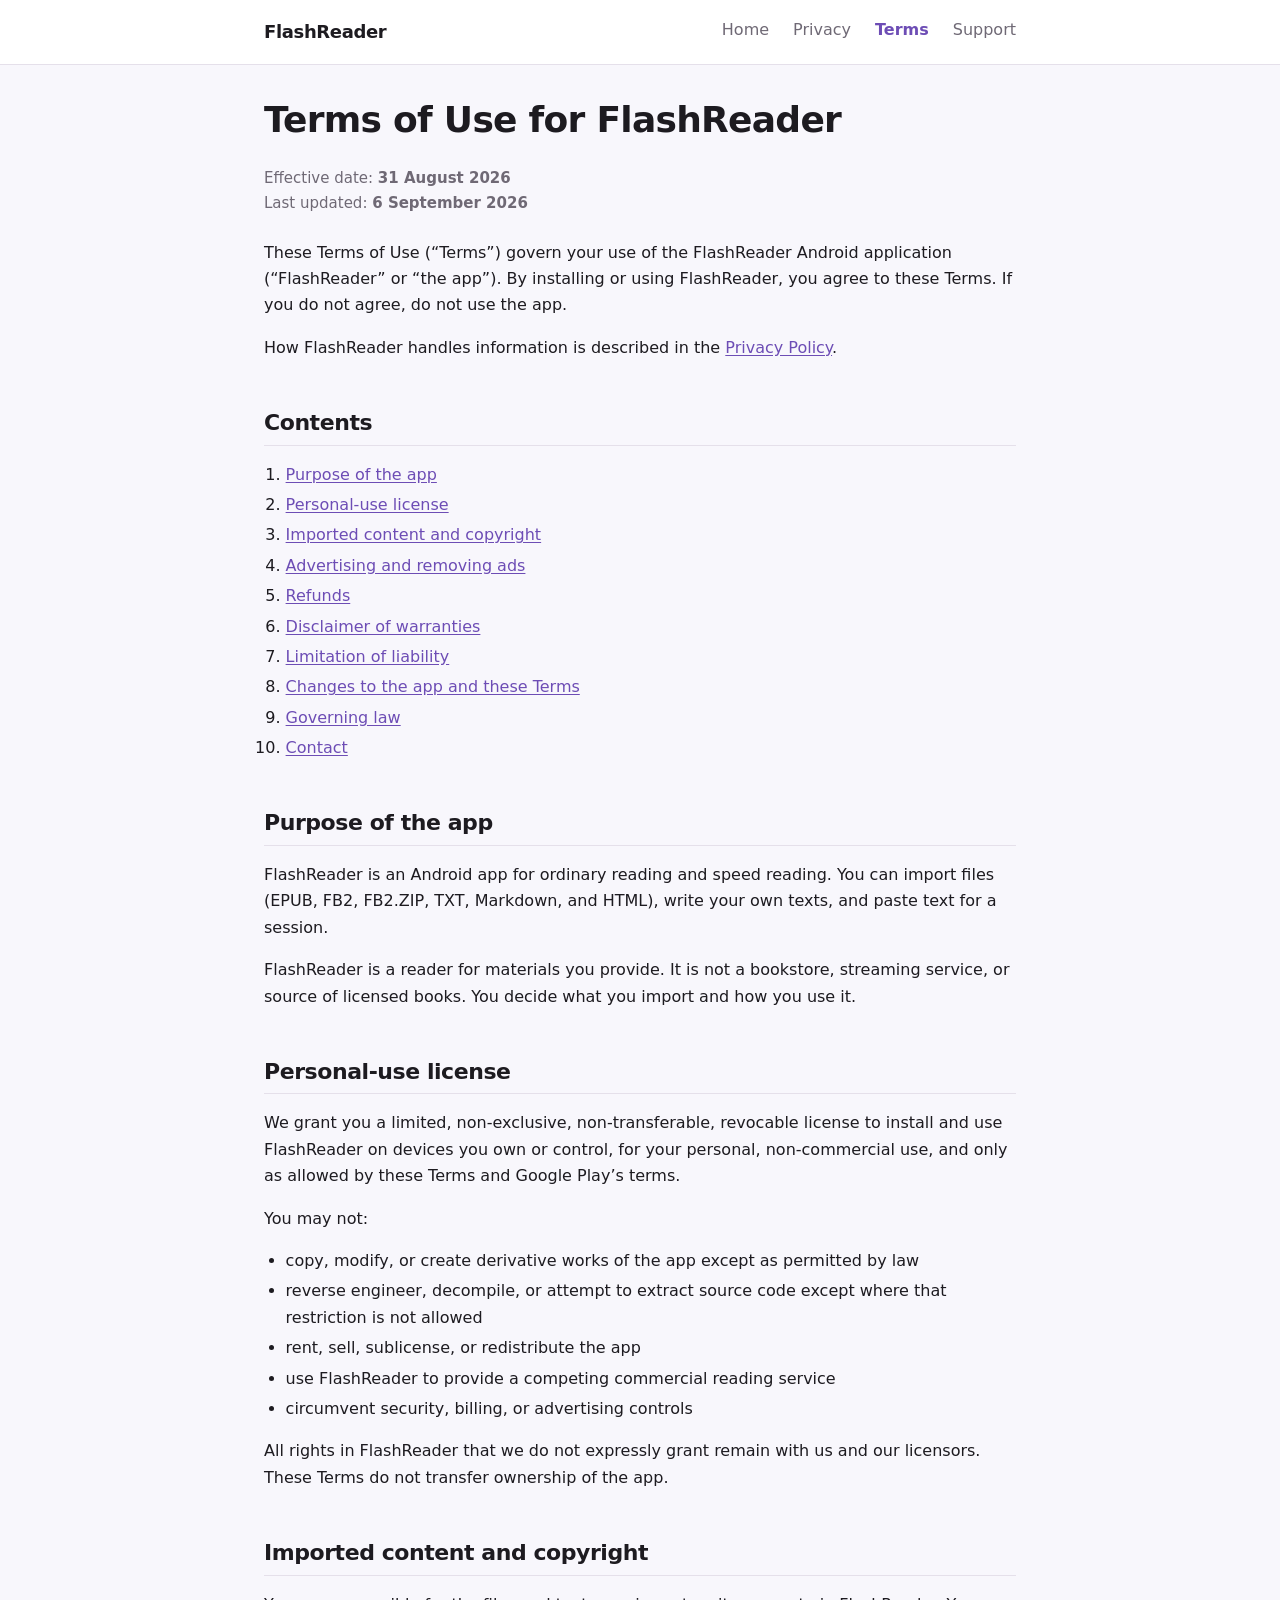
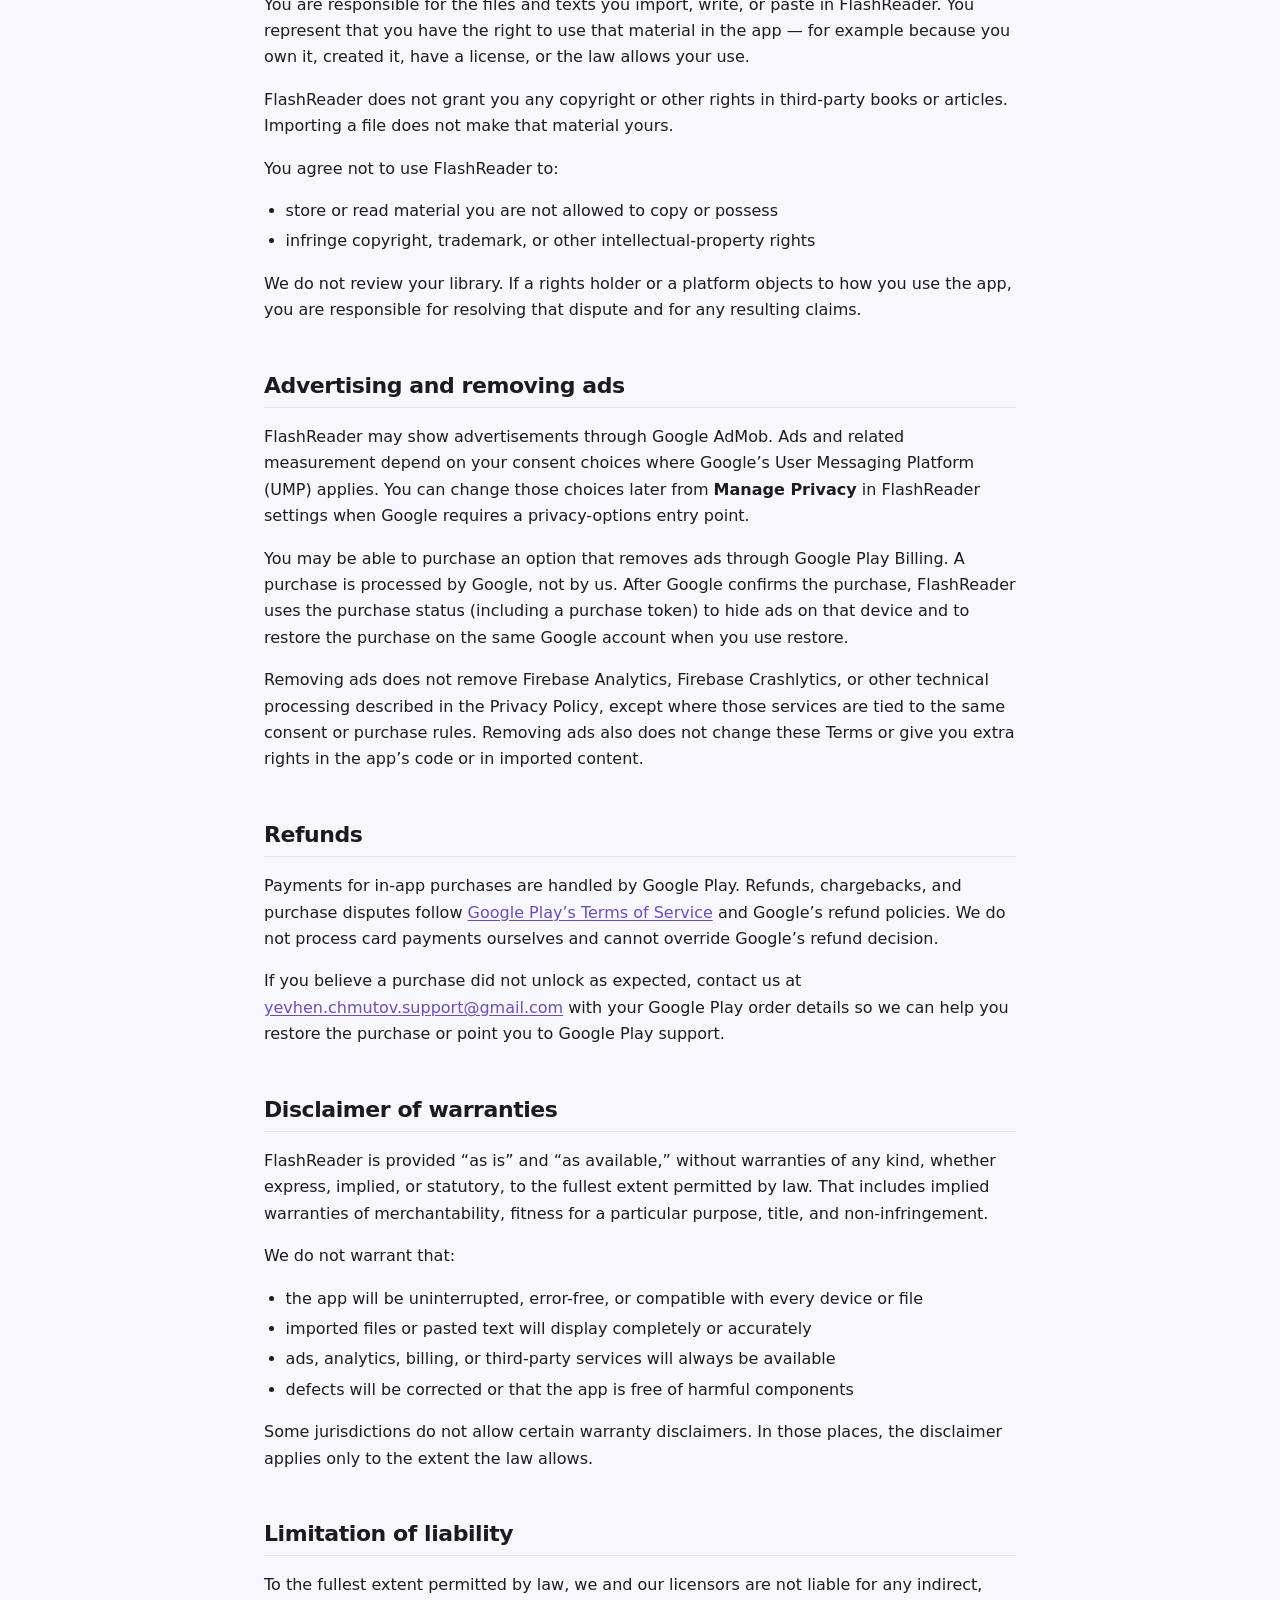
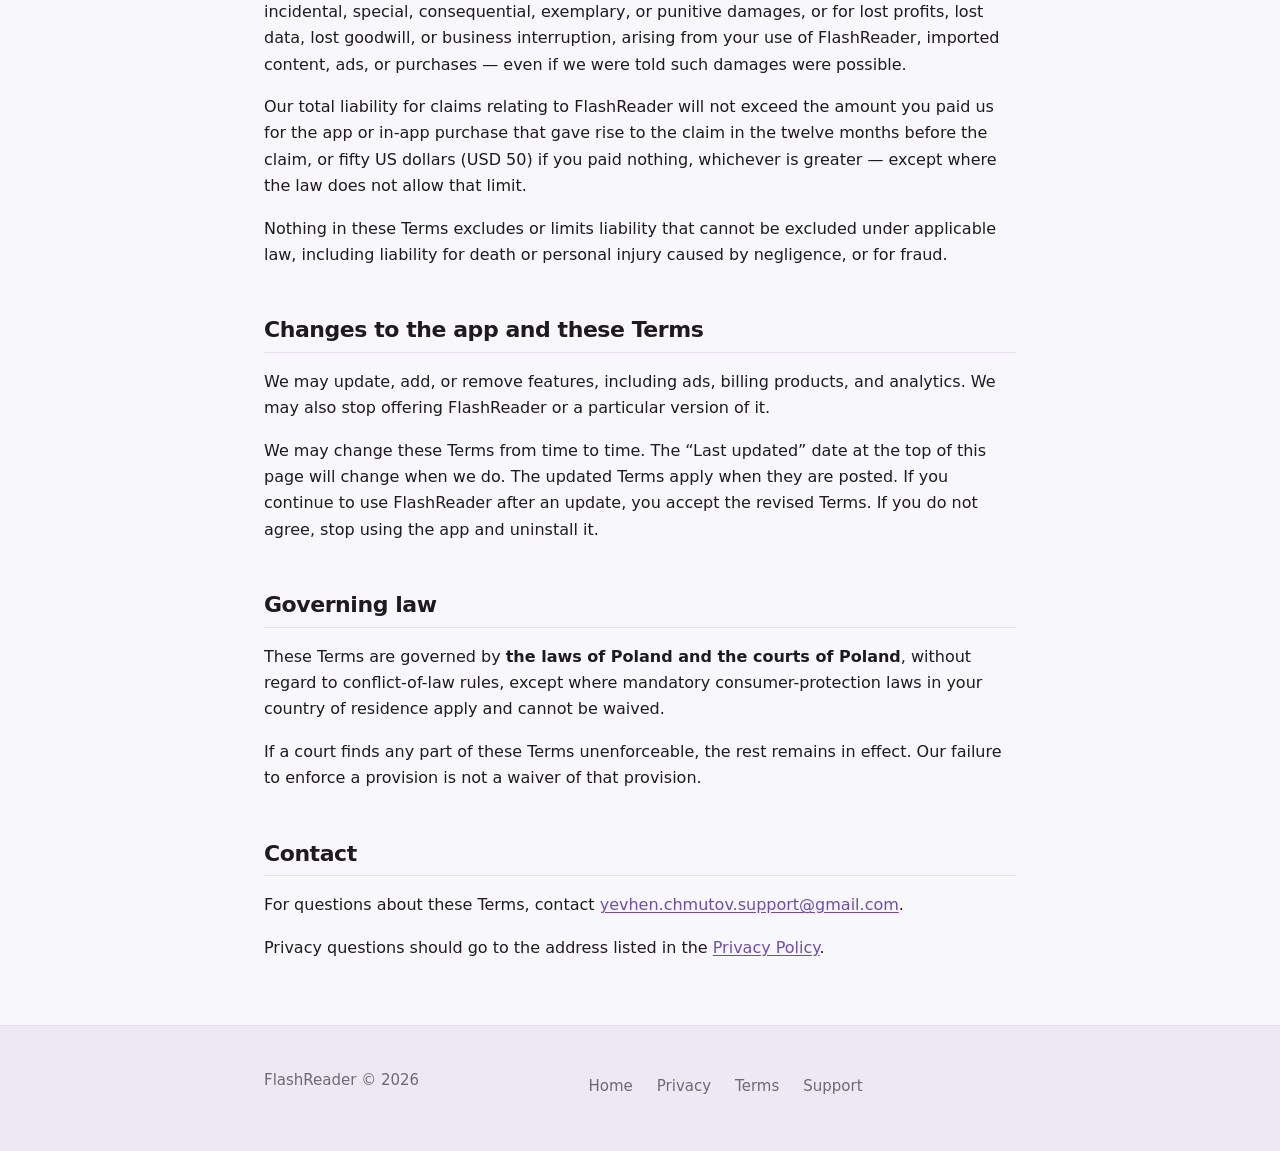
<file: docs/terms/index.html>
<!DOCTYPE html>
<html lang="en">
<head>
  <meta charset="UTF-8">
  <meta name="viewport" content="width=device-width, initial-scale=1.0">
  <title>Terms of Use | FlashReader</title>
  <meta name="description" content="Terms of Use for FlashReader: license, imported content, ads, purchases, and limitations.">
  <link rel="stylesheet" href="../assets/styles.css">
</head>
<body>
  <a class="skip-link" href="#main">Skip to content</a>
  <header>
    <nav aria-label="Primary">
      <a class="brand" href="../index.html">FlashReader</a>
      <ul>
        <li><a href="../index.html">Home</a></li>
        <li><a href="../privacy/index.html">Privacy</a></li>
        <li><a href="index.html" aria-current="page">Terms</a></li>
        <li><a href="../support/index.html">Support</a></li>
      </ul>
    </nav>
  </header>
  <main id="main">
    <h1>Terms of Use for FlashReader</h1>
    <p class="dates">
      Effective date: <strong>31 August 2026</strong><br>
      Last updated: <strong>6 September 2026</strong>
    </p>
    <p>
      These Terms of Use (“Terms”) govern your use of the FlashReader Android application (“FlashReader” or “the app”). By installing or using FlashReader, you agree to these Terms. If you do not agree, do not use the app.
    </p>
    <p>
      How FlashReader handles information is described in the
      <a href="../privacy/index.html">Privacy Policy</a>.
    </p>

    <nav aria-label="On this page">
      <h2>Contents</h2>
      <ol>
        <li><a href="#purpose">Purpose of the app</a></li>
        <li><a href="#license">Personal-use license</a></li>
        <li><a href="#content">Imported content and copyright</a></li>
        <li><a href="#ads">Advertising and removing ads</a></li>
        <li><a href="#refunds">Refunds</a></li>
        <li><a href="#disclaimer">Disclaimer of warranties</a></li>
        <li><a href="#liability">Limitation of liability</a></li>
        <li><a href="#changes">Changes to the app and these Terms</a></li>
        <li><a href="#law">Governing law</a></li>
        <li><a href="#contact">Contact</a></li>
      </ol>
    </nav>

    <h2 id="purpose">Purpose of the app</h2>
    <p>
      FlashReader is an Android app for ordinary reading and speed reading. You can import files (EPUB, FB2, FB2.ZIP, TXT, Markdown, and HTML), write your own texts, and paste text for a session.
    </p>
    <p>
      FlashReader is a reader for materials you provide. It is not a bookstore, streaming service, or source of licensed books. You decide what you import and how you use it.
    </p>

    <h2 id="license">Personal-use license</h2>
    <p>
      We grant you a limited, non-exclusive, non-transferable, revocable license to install and use FlashReader on devices you own or control, for your personal, non-commercial use, and only as allowed by these Terms and Google Play’s terms.
    </p>
    <p>You may not:</p>
    <ul>
      <li>copy, modify, or create derivative works of the app except as permitted by law</li>
      <li>reverse engineer, decompile, or attempt to extract source code except where that restriction is not allowed</li>
      <li>rent, sell, sublicense, or redistribute the app</li>
      <li>use FlashReader to provide a competing commercial reading service</li>
      <li>circumvent security, billing, or advertising controls</li>
    </ul>
    <p>
      All rights in FlashReader that we do not expressly grant remain with us and our licensors. These Terms do not transfer ownership of the app.
    </p>

    <h2 id="content">Imported content and copyright</h2>
    <p>
      You are responsible for the files and texts you import, write, or paste in FlashReader. You represent that you have the right to use that material in the app — for example because you own it, created it, have a license, or the law allows your use.
    </p>
    <p>
      FlashReader does not grant you any copyright or other rights in third-party books or articles. Importing a file does not make that material yours.
    </p>
    <p>You agree not to use FlashReader to:</p>
    <ul>
      <li>store or read material you are not allowed to copy or possess</li>
      <li>infringe copyright, trademark, or other intellectual-property rights</li>
    </ul>
    <p>
      We do not review your library. If a rights holder or a platform objects to how you use the app, you are responsible for resolving that dispute and for any resulting claims.
    </p>

    <h2 id="ads">Advertising and removing ads</h2>
    <p>
      FlashReader may show advertisements through Google AdMob. Ads and related measurement depend on your consent choices where Google’s User Messaging Platform (UMP) applies. You can change those choices later from <strong>Manage Privacy</strong> in FlashReader settings when Google requires a privacy-options entry point.
    </p>
    <p>
      You may be able to purchase an option that removes ads through Google Play Billing. A purchase is processed by Google, not by us. After Google confirms the purchase, FlashReader uses the purchase status (including a purchase token) to hide ads on that device and to restore the purchase on the same Google account when you use restore.
    </p>
    <p>
      Removing ads does not remove Firebase Analytics, Firebase Crashlytics, or other technical processing described in the Privacy Policy, except where those services are tied to the same consent or purchase rules. Removing ads also does not change these Terms or give you extra rights in the app’s code or in imported content.
    </p>

    <h2 id="refunds">Refunds</h2>
    <p>
      Payments for in-app purchases are handled by Google Play. Refunds, chargebacks, and purchase disputes follow
      <a href="https://play.google.com/about/play-terms/" rel="noopener noreferrer">Google Play’s Terms of Service</a>
      and Google’s refund policies. We do not process card payments ourselves and cannot override Google’s refund decision.
    </p>
    <p>
      If you believe a purchase did not unlock as expected, contact us at
      <a href="mailto:yevhen.chmutov.support@gmail.com">yevhen.chmutov.support@gmail.com</a>
      with your Google Play order details so we can help you restore the purchase or point you to Google Play support.
    </p>

    <h2 id="disclaimer">Disclaimer of warranties</h2>
    <p>
      FlashReader is provided “as is” and “as available,” without warranties of any kind, whether express, implied, or statutory, to the fullest extent permitted by law. That includes implied warranties of merchantability, fitness for a particular purpose, title, and non-infringement.
    </p>
    <p>We do not warrant that:</p>
    <ul>
      <li>the app will be uninterrupted, error-free, or compatible with every device or file</li>
      <li>imported files or pasted text will display completely or accurately</li>
      <li>ads, analytics, billing, or third-party services will always be available</li>
      <li>defects will be corrected or that the app is free of harmful components</li>
    </ul>
    <p>
      Some jurisdictions do not allow certain warranty disclaimers. In those places, the disclaimer applies only to the extent the law allows.
    </p>

    <h2 id="liability">Limitation of liability</h2>
    <p>
      To the fullest extent permitted by law, we and our licensors are not liable for any indirect, incidental, special, consequential, exemplary, or punitive damages, or for lost profits, lost data, lost goodwill, or business interruption, arising from your use of FlashReader, imported content, ads, or purchases — even if we were told such damages were possible.
    </p>
    <p>
      Our total liability for claims relating to FlashReader will not exceed the amount you paid us for the app or in-app purchase that gave rise to the claim in the twelve months before the claim, or fifty US dollars (USD 50) if you paid nothing, whichever is greater — except where the law does not allow that limit.
    </p>
    <p>
      Nothing in these Terms excludes or limits liability that cannot be excluded under applicable law, including liability for death or personal injury caused by negligence, or for fraud.
    </p>

    <h2 id="changes">Changes to the app and these Terms</h2>
    <p>
      We may update, add, or remove features, including ads, billing products, and analytics. We may also stop offering FlashReader or a particular version of it.
    </p>
    <p>
      We may change these Terms from time to time. The “Last updated” date at the top of this page will change when we do. The updated Terms apply when they are posted. If you continue to use FlashReader after an update, you accept the revised Terms. If you do not agree, stop using the app and uninstall it.
    </p>

    <h2 id="law">Governing law</h2>
    <p>
      These Terms are governed by <strong>the laws of Poland and the courts of Poland</strong>, without regard to conflict-of-law rules, except where mandatory consumer-protection laws in your country of residence apply and cannot be waived.
    </p>
    <p>
      If a court finds any part of these Terms unenforceable, the rest remains in effect. Our failure to enforce a provision is not a waiver of that provision.
    </p>

    <h2 id="contact">Contact</h2>
    <p>
      For questions about these Terms, contact
      <a href="mailto:yevhen.chmutov.support@gmail.com">yevhen.chmutov.support@gmail.com</a>.
    </p>
    <p>
      Privacy questions should go to the address listed in the
      <a href="../privacy/index.html">Privacy Policy</a>.
    </p>
  </main>
  <footer>
    <div class="container">
      <p>FlashReader © 2026</p>
      <nav aria-label="Footer">
        <ul>
          <li><a href="../index.html">Home</a></li>
          <li><a href="../privacy/index.html">Privacy</a></li>
          <li><a href="index.html">Terms</a></li>
          <li><a href="../support/index.html">Support</a></li>
        </ul>
      </nav>
    </div>
  </footer>
</body>
</html>
</file>
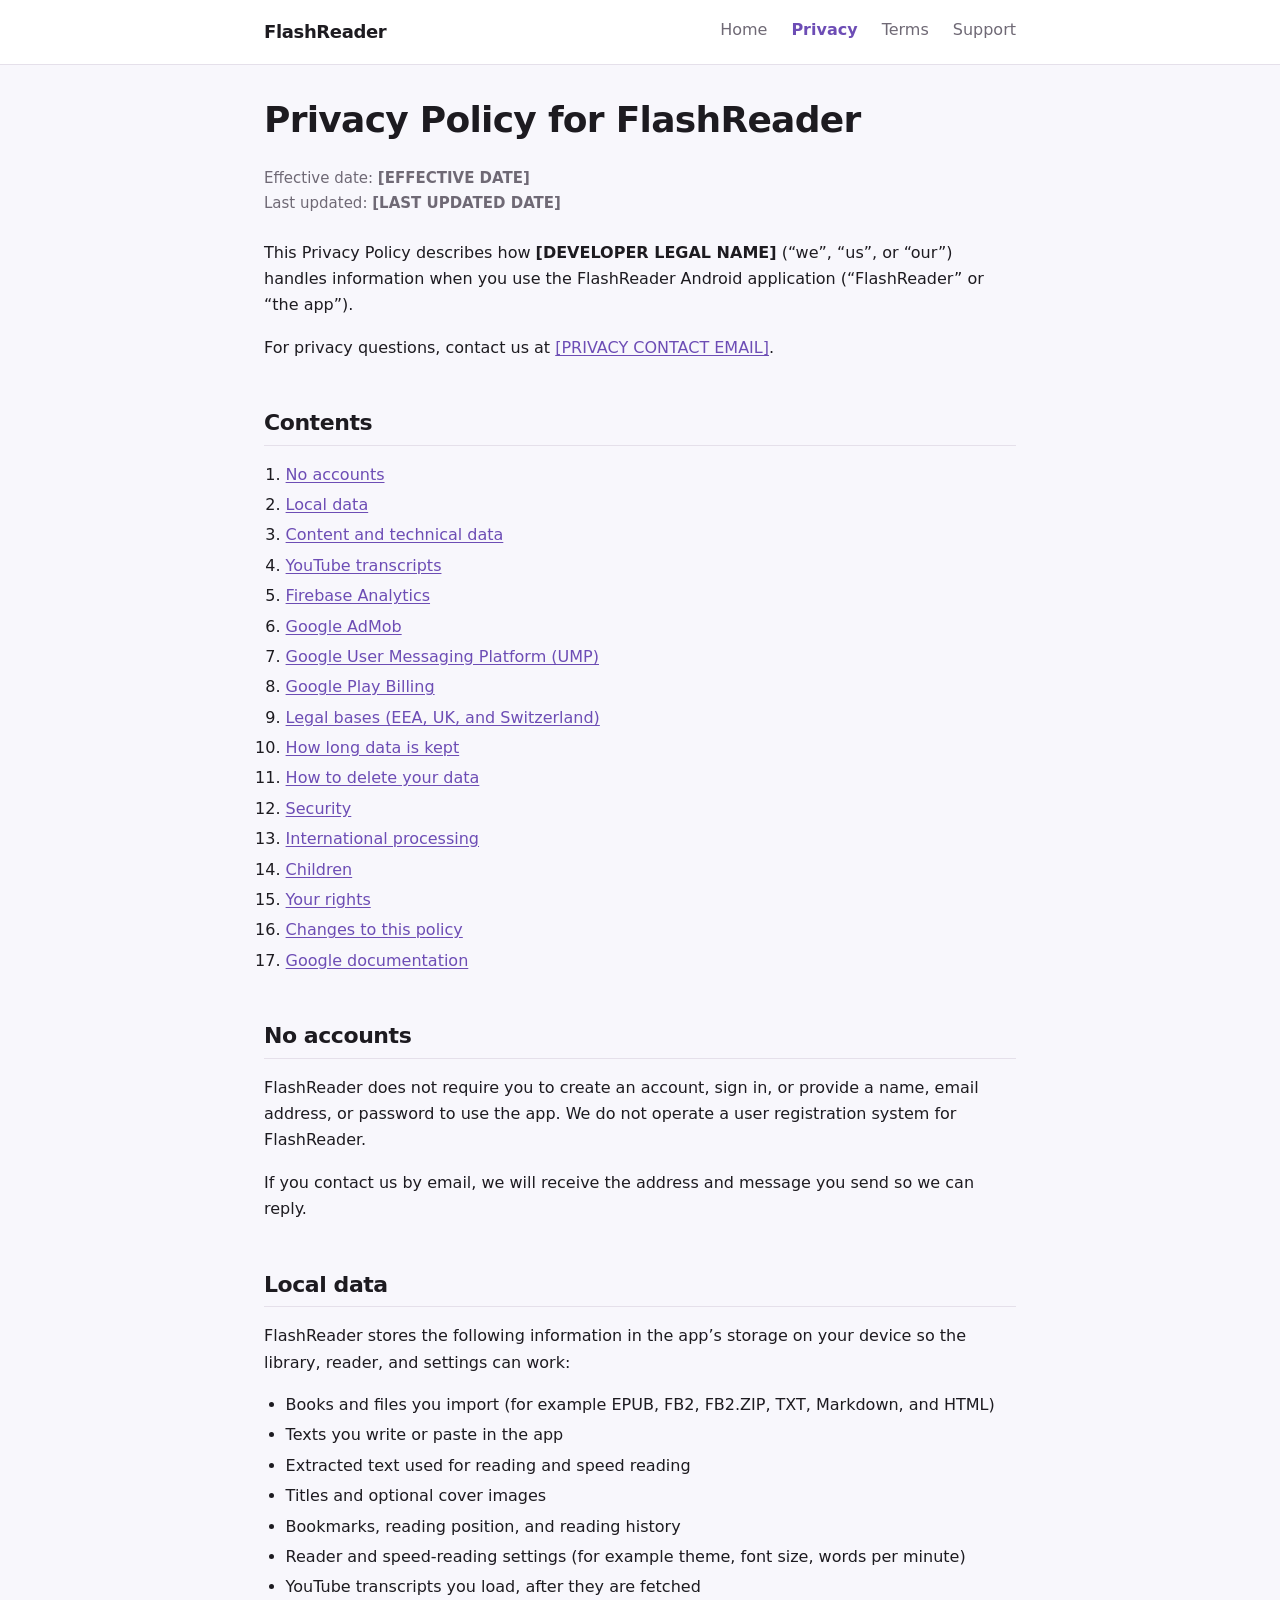
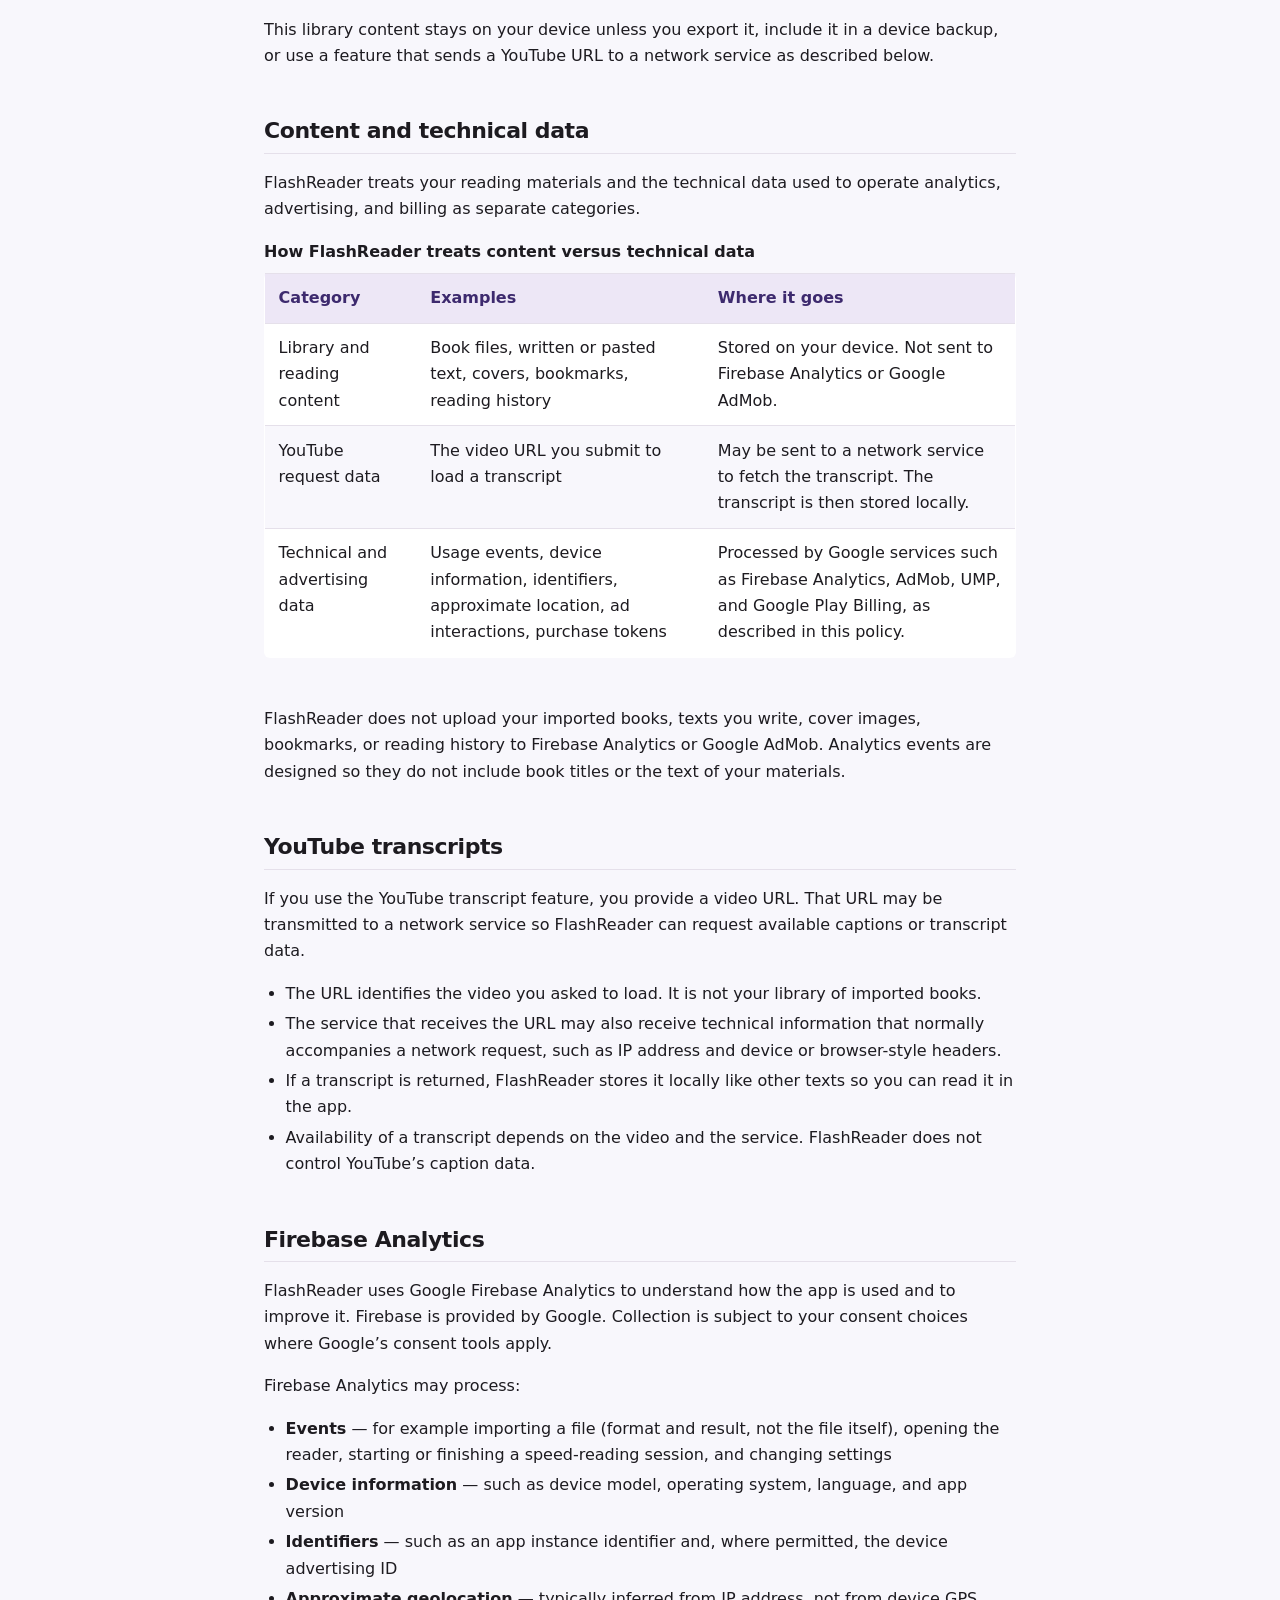
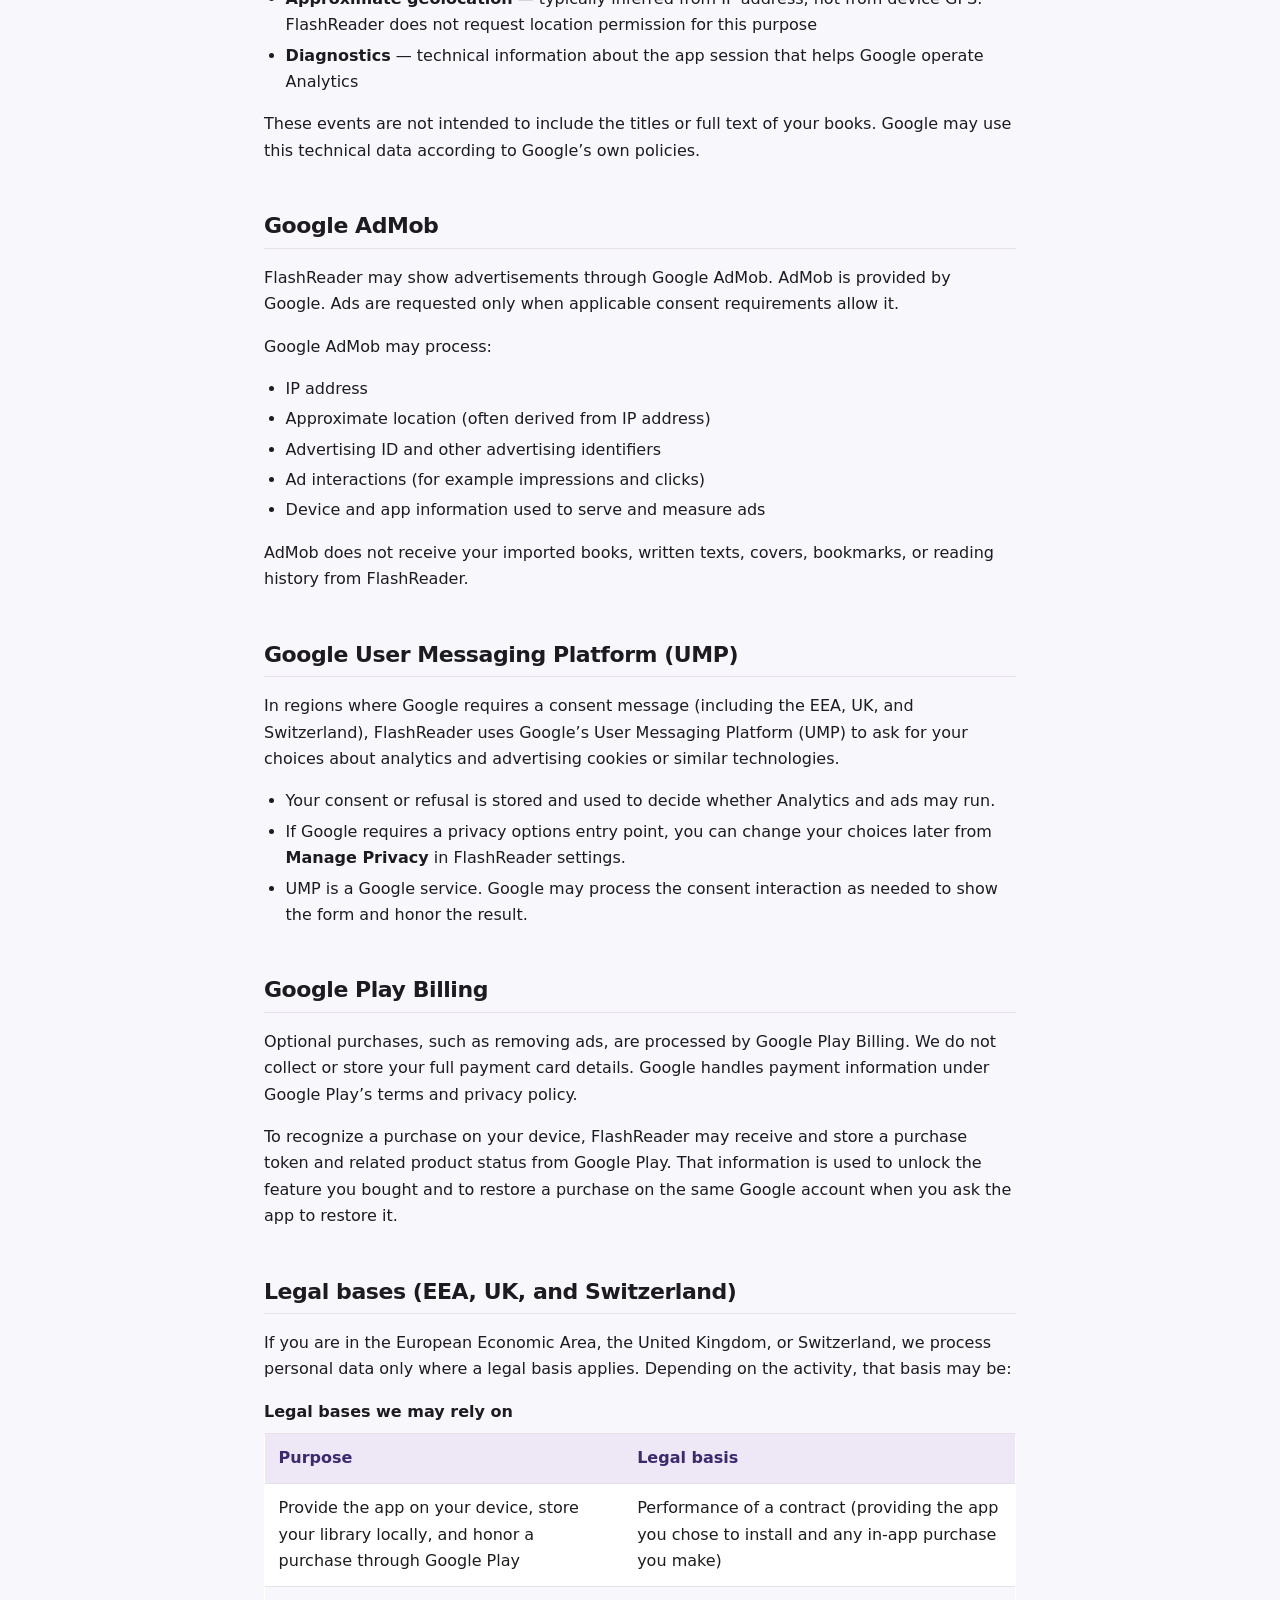
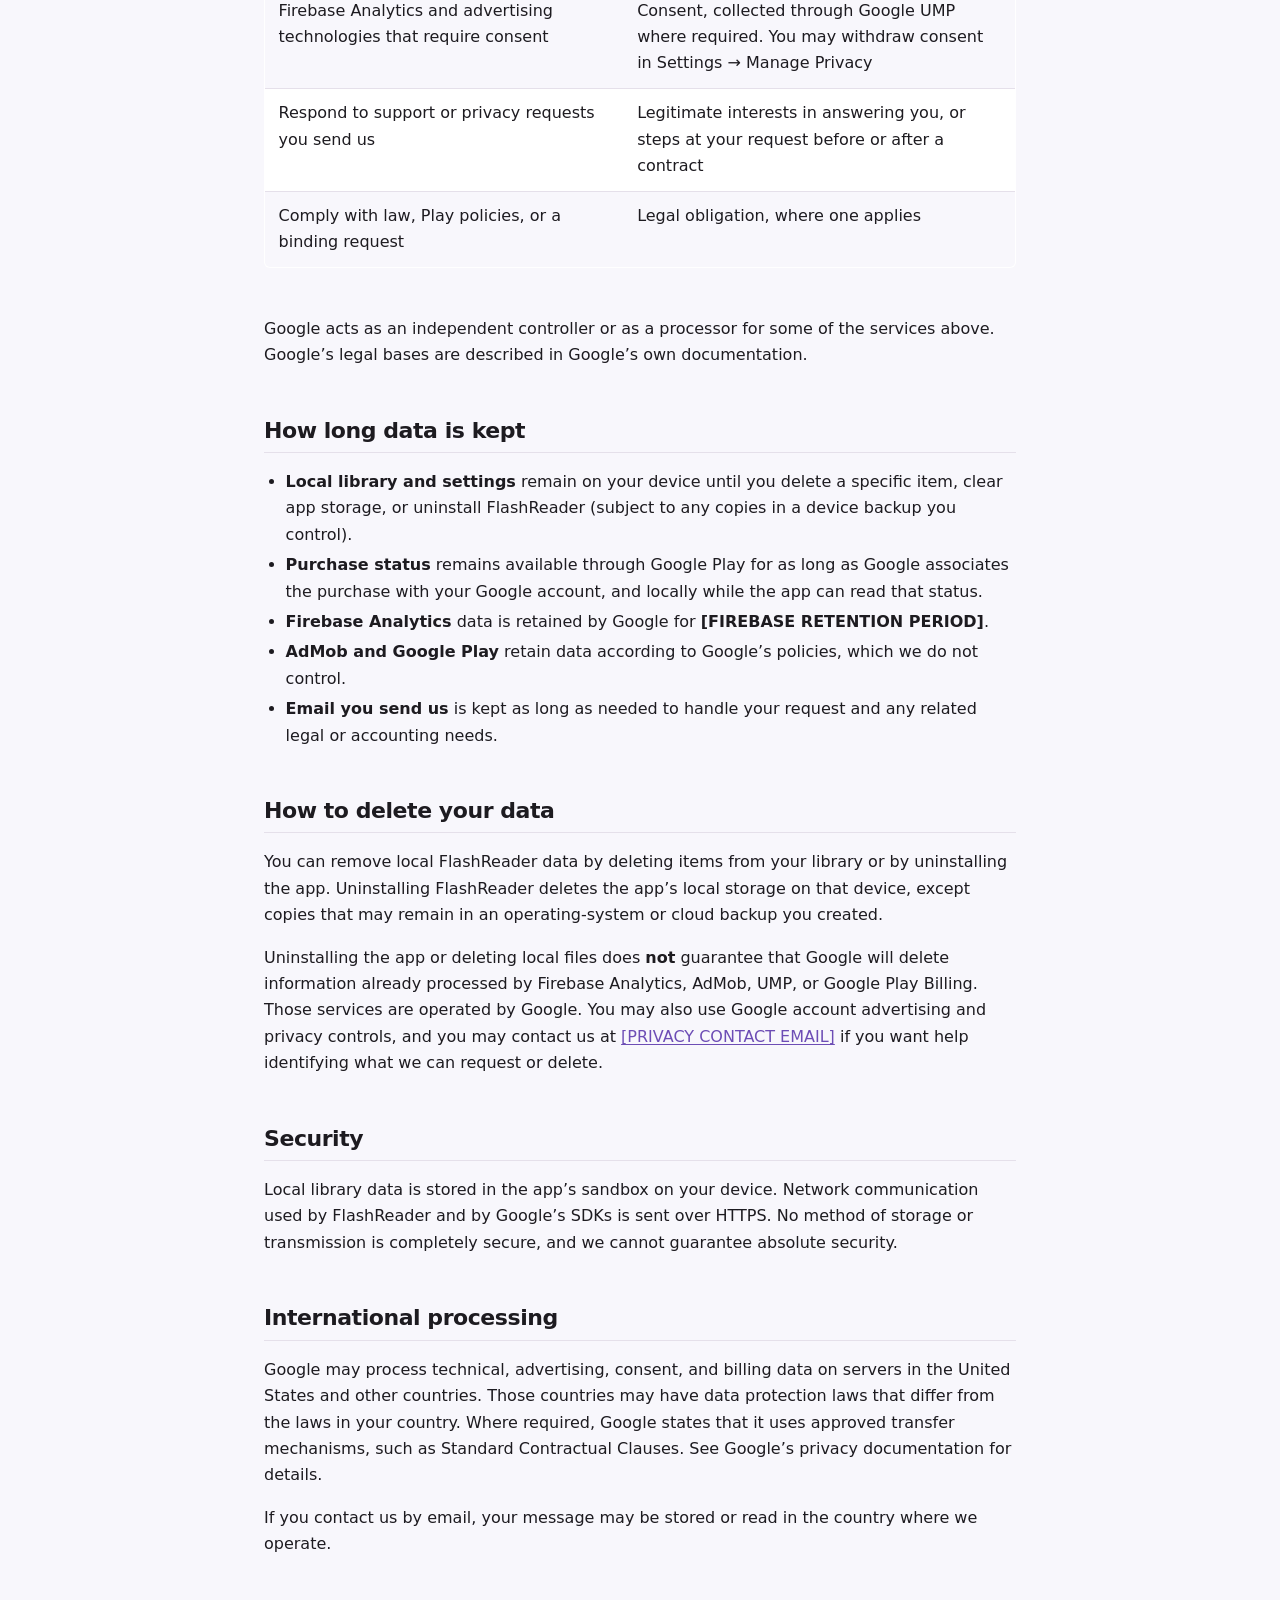
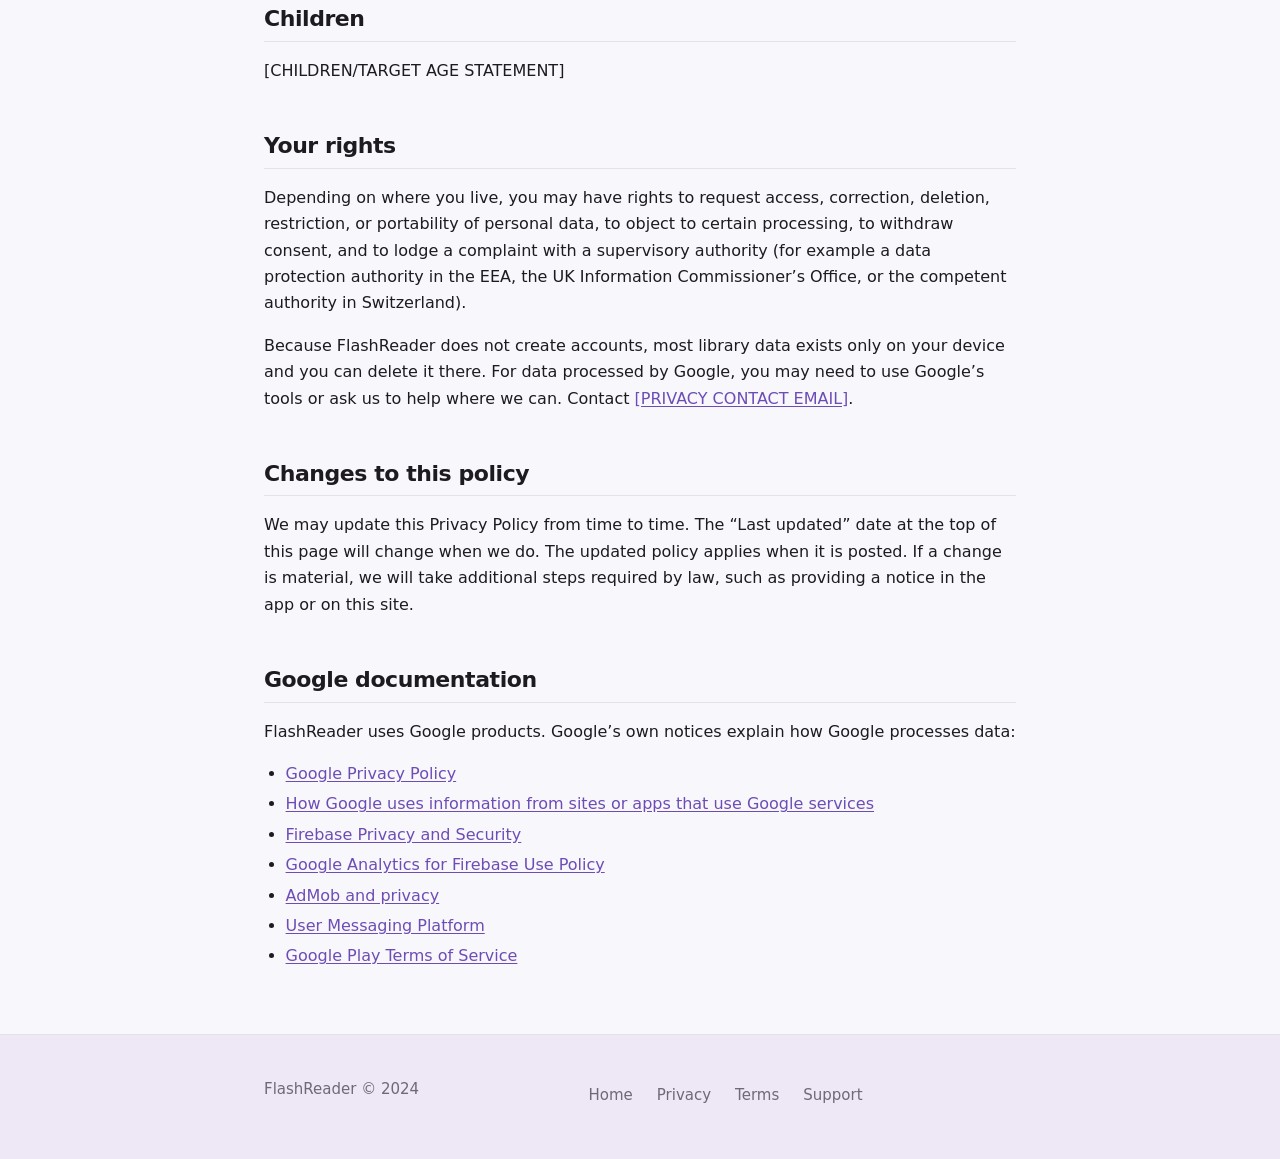
<file: pages/privacy/index.html>
<!DOCTYPE html>
<html lang="en">
<head>
  <meta charset="UTF-8">
  <meta name="viewport" content="width=device-width, initial-scale=1.0">
  <title>Privacy Policy | FlashReader</title>
  <meta name="description" content="Privacy Policy for FlashReader: how the app stores books locally and how Google services process technical data.">
  <link rel="stylesheet" href="../assets/styles.css">
</head>
<body>
  <a class="skip-link" href="#main">Skip to content</a>
  <header>
    <nav aria-label="Primary">
      <a class="brand" href="../index.html">FlashReader</a>
      <ul>
        <li><a href="../index.html">Home</a></li>
        <li><a href="index.html" aria-current="page">Privacy</a></li>
        <li><a href="../terms/index.html">Terms</a></li>
        <li><a href="../support/index.html">Support</a></li>
      </ul>
    </nav>
  </header>
  <main id="main">
    <h1>Privacy Policy for FlashReader</h1>
    <p class="dates">
      Effective date: <strong>[EFFECTIVE DATE]</strong><br>
      Last updated: <strong>[LAST UPDATED DATE]</strong>
    </p>
    <p>
      This Privacy Policy describes how <strong>[DEVELOPER LEGAL NAME]</strong> (“we”, “us”, or “our”) handles information when you use the FlashReader Android application (“FlashReader” or “the app”).
    </p>
    <p>
      For privacy questions, contact us at
      <a href="mailto:[PRIVACY CONTACT EMAIL]">[PRIVACY CONTACT EMAIL]</a>.
    </p>

    <nav aria-label="On this page">
      <h2>Contents</h2>
      <ol>
        <li><a href="#no-accounts">No accounts</a></li>
        <li><a href="#local-data">Local data</a></li>
        <li><a href="#content-vs-technical">Content and technical data</a></li>
        <li><a href="#youtube">YouTube transcripts</a></li>
        <li><a href="#firebase">Firebase Analytics</a></li>
        <li><a href="#admob">Google AdMob</a></li>
        <li><a href="#ump">Google User Messaging Platform (UMP)</a></li>
        <li><a href="#billing">Google Play Billing</a></li>
        <li><a href="#legal-bases">Legal bases (EEA, UK, and Switzerland)</a></li>
        <li><a href="#retention">How long data is kept</a></li>
        <li><a href="#deletion">How to delete your data</a></li>
        <li><a href="#security">Security</a></li>
        <li><a href="#international">International processing</a></li>
        <li><a href="#children">Children</a></li>
        <li><a href="#rights">Your rights</a></li>
        <li><a href="#changes">Changes to this policy</a></li>
        <li><a href="#google-docs">Google documentation</a></li>
      </ol>
    </nav>

    <h2 id="no-accounts">No accounts</h2>
    <p>
      FlashReader does not require you to create an account, sign in, or provide a name, email address, or password to use the app. We do not operate a user registration system for FlashReader.
    </p>
    <p>
      If you contact us by email, we will receive the address and message you send so we can reply.
    </p>

    <h2 id="local-data">Local data</h2>
    <p>
      FlashReader stores the following information in the app’s storage on your device so the library, reader, and settings can work:
    </p>
    <ul>
      <li>Books and files you import (for example EPUB, FB2, FB2.ZIP, TXT, Markdown, and HTML)</li>
      <li>Texts you write or paste in the app</li>
      <li>Extracted text used for reading and speed reading</li>
      <li>Titles and optional cover images</li>
      <li>Bookmarks, reading position, and reading history</li>
      <li>Reader and speed-reading settings (for example theme, font size, words per minute)</li>
      <li>YouTube transcripts you load, after they are fetched</li>
    </ul>
    <p>
      This library content stays on your device unless you export it, include it in a device backup, or use a feature that sends a YouTube URL to a network service as described below.
    </p>

    <h2 id="content-vs-technical">Content and technical data</h2>
    <p>
      FlashReader treats your reading materials and the technical data used to operate analytics, advertising, and billing as separate categories.
    </p>
    <div class="table-wrap">
      <table>
        <caption>How FlashReader treats content versus technical data</caption>
        <thead>
          <tr>
            <th scope="col">Category</th>
            <th scope="col">Examples</th>
            <th scope="col">Where it goes</th>
          </tr>
        </thead>
        <tbody>
          <tr>
            <td>Library and reading content</td>
            <td>Book files, written or pasted text, covers, bookmarks, reading history</td>
            <td>Stored on your device. Not sent to Firebase Analytics or Google AdMob.</td>
          </tr>
          <tr>
            <td>YouTube request data</td>
            <td>The video URL you submit to load a transcript</td>
            <td>May be sent to a network service to fetch the transcript. The transcript is then stored locally.</td>
          </tr>
          <tr>
            <td>Technical and advertising data</td>
            <td>Usage events, device information, identifiers, approximate location, ad interactions, purchase tokens</td>
            <td>Processed by Google services such as Firebase Analytics, AdMob, UMP, and Google Play Billing, as described in this policy.</td>
          </tr>
        </tbody>
      </table>
    </div>
    <p>
      FlashReader does not upload your imported books, texts you write, cover images, bookmarks, or reading history to Firebase Analytics or Google AdMob. Analytics events are designed so they do not include book titles or the text of your materials.
    </p>

    <h2 id="youtube">YouTube transcripts</h2>
    <p>
      If you use the YouTube transcript feature, you provide a video URL. That URL may be transmitted to a network service so FlashReader can request available captions or transcript data.
    </p>
    <ul>
      <li>The URL identifies the video you asked to load. It is not your library of imported books.</li>
      <li>The service that receives the URL may also receive technical information that normally accompanies a network request, such as IP address and device or browser-style headers.</li>
      <li>If a transcript is returned, FlashReader stores it locally like other texts so you can read it in the app.</li>
      <li>Availability of a transcript depends on the video and the service. FlashReader does not control YouTube’s caption data.</li>
    </ul>

    <h2 id="firebase">Firebase Analytics</h2>
    <p>
      FlashReader uses Google Firebase Analytics to understand how the app is used and to improve it. Firebase is provided by Google. Collection is subject to your consent choices where Google’s consent tools apply.
    </p>
    <p>Firebase Analytics may process:</p>
    <ul>
      <li><strong>Events</strong> — for example importing a file (format and result, not the file itself), opening the reader, starting or finishing a speed-reading session, and changing settings</li>
      <li><strong>Device information</strong> — such as device model, operating system, language, and app version</li>
      <li><strong>Identifiers</strong> — such as an app instance identifier and, where permitted, the device advertising ID</li>
      <li><strong>Approximate geolocation</strong> — typically inferred from IP address, not from device GPS. FlashReader does not request location permission for this purpose</li>
      <li><strong>Diagnostics</strong> — technical information about the app session that helps Google operate Analytics</li>
    </ul>
    <p>
      These events are not intended to include the titles or full text of your books. Google may use this technical data according to Google’s own policies.
    </p>

    <h2 id="admob">Google AdMob</h2>
    <p>
      FlashReader may show advertisements through Google AdMob. AdMob is provided by Google. Ads are requested only when applicable consent requirements allow it.
    </p>
    <p>Google AdMob may process:</p>
    <ul>
      <li>IP address</li>
      <li>Approximate location (often derived from IP address)</li>
      <li>Advertising ID and other advertising identifiers</li>
      <li>Ad interactions (for example impressions and clicks)</li>
      <li>Device and app information used to serve and measure ads</li>
    </ul>
    <p>
      AdMob does not receive your imported books, written texts, covers, bookmarks, or reading history from FlashReader.
    </p>

    <h2 id="ump">Google User Messaging Platform (UMP)</h2>
    <p>
      In regions where Google requires a consent message (including the EEA, UK, and Switzerland), FlashReader uses Google’s User Messaging Platform (UMP) to ask for your choices about analytics and advertising cookies or similar technologies.
    </p>
    <ul>
      <li>Your consent or refusal is stored and used to decide whether Analytics and ads may run.</li>
      <li>If Google requires a privacy options entry point, you can change your choices later from <strong>Manage Privacy</strong> in FlashReader settings.</li>
      <li>UMP is a Google service. Google may process the consent interaction as needed to show the form and honor the result.</li>
    </ul>

    <h2 id="billing">Google Play Billing</h2>
    <p>
      Optional purchases, such as removing ads, are processed by Google Play Billing. We do not collect or store your full payment card details. Google handles payment information under Google Play’s terms and privacy policy.
    </p>
    <p>
      To recognize a purchase on your device, FlashReader may receive and store a purchase token and related product status from Google Play. That information is used to unlock the feature you bought and to restore a purchase on the same Google account when you ask the app to restore it.
    </p>

    <h2 id="legal-bases">Legal bases (EEA, UK, and Switzerland)</h2>
    <p>
      If you are in the European Economic Area, the United Kingdom, or Switzerland, we process personal data only where a legal basis applies. Depending on the activity, that basis may be:
    </p>
    <div class="table-wrap">
      <table>
        <caption>Legal bases we may rely on</caption>
        <thead>
          <tr>
            <th scope="col">Purpose</th>
            <th scope="col">Legal basis</th>
          </tr>
        </thead>
        <tbody>
          <tr>
            <td>Provide the app on your device, store your library locally, and honor a purchase through Google Play</td>
            <td>Performance of a contract (providing the app you chose to install and any in-app purchase you make)</td>
          </tr>
          <tr>
            <td>Firebase Analytics and advertising technologies that require consent</td>
            <td>Consent, collected through Google UMP where required. You may withdraw consent in Settings → Manage Privacy</td>
          </tr>
          <tr>
            <td>Respond to support or privacy requests you send us</td>
            <td>Legitimate interests in answering you, or steps at your request before or after a contract</td>
          </tr>
          <tr>
            <td>Comply with law, Play policies, or a binding request</td>
            <td>Legal obligation, where one applies</td>
          </tr>
        </tbody>
      </table>
    </div>
    <p>
      Google acts as an independent controller or as a processor for some of the services above. Google’s legal bases are described in Google’s own documentation.
    </p>

    <h2 id="retention">How long data is kept</h2>
    <ul>
      <li><strong>Local library and settings</strong> remain on your device until you delete a specific item, clear app storage, or uninstall FlashReader (subject to any copies in a device backup you control).</li>
      <li><strong>Purchase status</strong> remains available through Google Play for as long as Google associates the purchase with your Google account, and locally while the app can read that status.</li>
      <li><strong>Firebase Analytics</strong> data is retained by Google for <strong>[FIREBASE RETENTION PERIOD]</strong>.</li>
      <li><strong>AdMob and Google Play</strong> retain data according to Google’s policies, which we do not control.</li>
      <li><strong>Email you send us</strong> is kept as long as needed to handle your request and any related legal or accounting needs.</li>
    </ul>

    <h2 id="deletion">How to delete your data</h2>
    <p>
      You can remove local FlashReader data by deleting items from your library or by uninstalling the app. Uninstalling FlashReader deletes the app’s local storage on that device, except copies that may remain in an operating-system or cloud backup you created.
    </p>
    <p>
      Uninstalling the app or deleting local files does <strong>not</strong> guarantee that Google will delete information already processed by Firebase Analytics, AdMob, UMP, or Google Play Billing. Those services are operated by Google. You may also use Google account advertising and privacy controls, and you may contact us at
      <a href="mailto:[PRIVACY CONTACT EMAIL]">[PRIVACY CONTACT EMAIL]</a>
      if you want help identifying what we can request or delete.
    </p>

    <h2 id="security">Security</h2>
    <p>
      Local library data is stored in the app’s sandbox on your device. Network communication used by FlashReader and by Google’s SDKs is sent over HTTPS. No method of storage or transmission is completely secure, and we cannot guarantee absolute security.
    </p>

    <h2 id="international">International processing</h2>
    <p>
      Google may process technical, advertising, consent, and billing data on servers in the United States and other countries. Those countries may have data protection laws that differ from the laws in your country. Where required, Google states that it uses approved transfer mechanisms, such as Standard Contractual Clauses. See Google’s privacy documentation for details.
    </p>
    <p>
      If you contact us by email, your message may be stored or read in the country where we operate.
    </p>

    <h2 id="children">Children</h2>
    <p>
      [CHILDREN/TARGET AGE STATEMENT]
    </p>

    <h2 id="rights">Your rights</h2>
    <p>
      Depending on where you live, you may have rights to request access, correction, deletion, restriction, or portability of personal data, to object to certain processing, to withdraw consent, and to lodge a complaint with a supervisory authority (for example a data protection authority in the EEA, the UK Information Commissioner’s Office, or the competent authority in Switzerland).
    </p>
    <p>
      Because FlashReader does not create accounts, most library data exists only on your device and you can delete it there. For data processed by Google, you may need to use Google’s tools or ask us to help where we can. Contact
      <a href="mailto:[PRIVACY CONTACT EMAIL]">[PRIVACY CONTACT EMAIL]</a>.
    </p>

    <h2 id="changes">Changes to this policy</h2>
    <p>
      We may update this Privacy Policy from time to time. The “Last updated” date at the top of this page will change when we do. The updated policy applies when it is posted. If a change is material, we will take additional steps required by law, such as providing a notice in the app or on this site.
    </p>

    <h2 id="google-docs">Google documentation</h2>
    <p>
      FlashReader uses Google products. Google’s own notices explain how Google processes data:
    </p>
    <ul>
      <li><a href="https://policies.google.com/privacy" rel="noopener noreferrer">Google Privacy Policy</a></li>
      <li><a href="https://policies.google.com/technologies/partner-sites" rel="noopener noreferrer">How Google uses information from sites or apps that use Google services</a></li>
      <li><a href="https://firebase.google.com/support/privacy" rel="noopener noreferrer">Firebase Privacy and Security</a></li>
      <li><a href="https://firebase.google.com/policies/analytics" rel="noopener noreferrer">Google Analytics for Firebase Use Policy</a></li>
      <li><a href="https://support.google.com/admob/answer/6128543" rel="noopener noreferrer">AdMob and privacy</a></li>
      <li><a href="https://developers.google.com/admob/android/privacy" rel="noopener noreferrer">User Messaging Platform</a></li>
      <li><a href="https://play.google.com/about/play-terms/" rel="noopener noreferrer">Google Play Terms of Service</a></li>
    </ul>
  </main>
  <footer>
    <div class="container">
      <p>FlashReader © 2024</p>
      <nav aria-label="Footer">
        <ul>
          <li><a href="../index.html">Home</a></li>
          <li><a href="index.html">Privacy</a></li>
          <li><a href="../terms/index.html">Terms</a></li>
          <li><a href="../support/index.html">Support</a></li>
        </ul>
      </nav>
    </div>
  </footer>
</body>
</html>
</file>
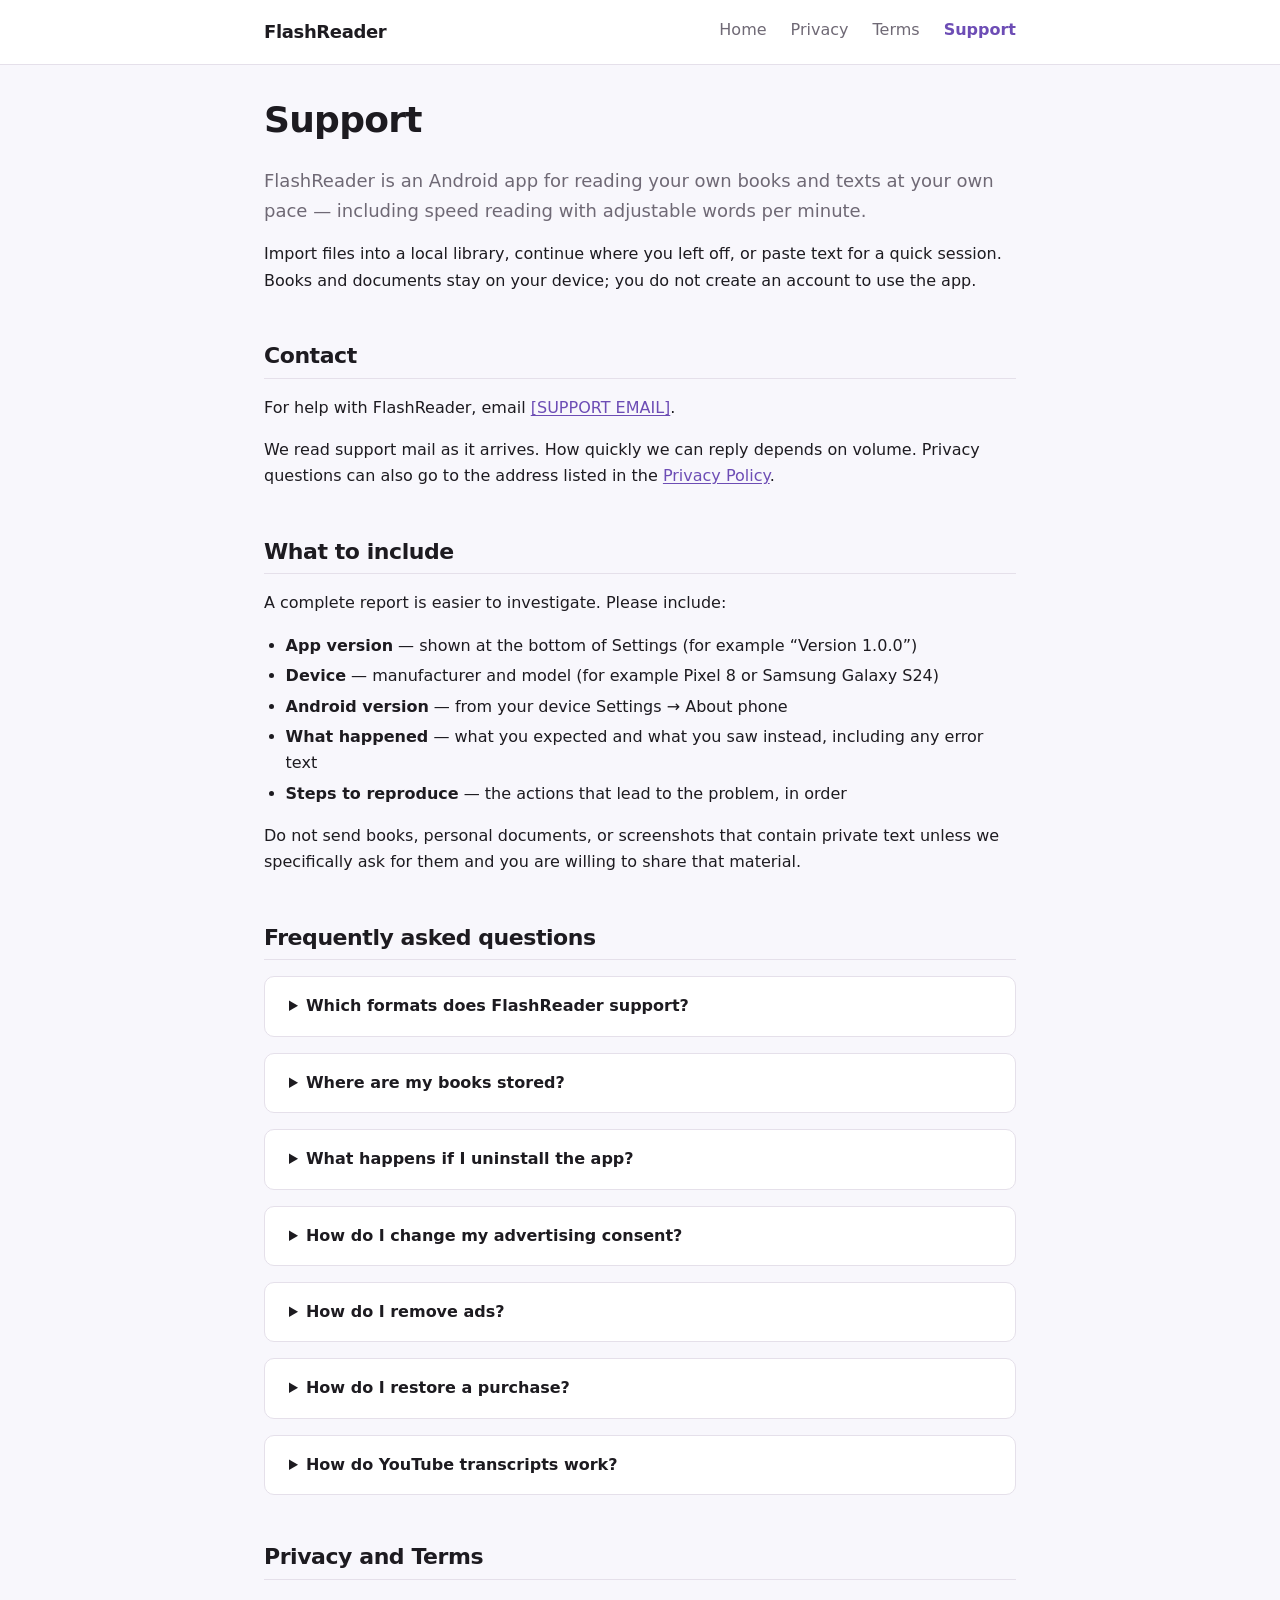
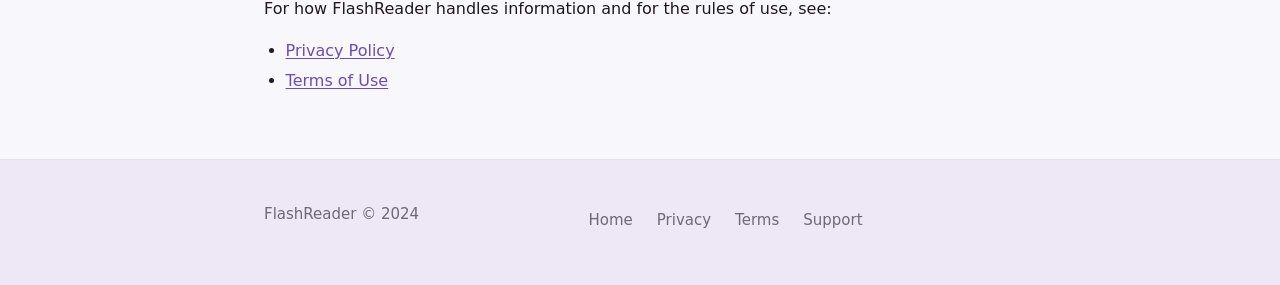
<file: pages/support/index.html>
<!DOCTYPE html>
<html lang="en">
<head>
  <meta charset="UTF-8">
  <meta name="viewport" content="width=device-width, initial-scale=1.0">
  <title>Support | FlashReader</title>
  <meta name="description" content="Get help with FlashReader: contact support, what to include in a request, and answers to common questions.">
  <link rel="stylesheet" href="../assets/styles.css">
</head>
<body>
  <a class="skip-link" href="#main">Skip to content</a>
  <header>
    <nav aria-label="Primary">
      <a class="brand" href="../index.html">FlashReader</a>
      <ul>
        <li><a href="../index.html">Home</a></li>
        <li><a href="../privacy/index.html">Privacy</a></li>
        <li><a href="../terms/index.html">Terms</a></li>
        <li><a href="index.html" aria-current="page">Support</a></li>
      </ul>
    </nav>
  </header>
  <main id="main">
    <h1>Support</h1>
    <p class="lead">
      FlashReader is an Android app for reading your own books and texts at your own pace — including speed reading with adjustable words per minute.
    </p>
    <p>
      Import files into a local library, continue where you left off, or paste text for a quick session. Books and documents stay on your device; you do not create an account to use the app.
    </p>

    <h2 id="contact">Contact</h2>
    <p>
      For help with FlashReader, email
      <a href="mailto:[SUPPORT EMAIL]">[SUPPORT EMAIL]</a>.
    </p>
    <p>
      We read support mail as it arrives. How quickly we can reply depends on volume. Privacy questions can also go to the address listed in the
      <a href="../privacy/index.html">Privacy Policy</a>.
    </p>

    <h2 id="include">What to include</h2>
    <p>A complete report is easier to investigate. Please include:</p>
    <ul>
      <li><strong>App version</strong> — shown at the bottom of Settings (for example “Version 1.0.0”)</li>
      <li><strong>Device</strong> — manufacturer and model (for example Pixel 8 or Samsung Galaxy S24)</li>
      <li><strong>Android version</strong> — from your device Settings → About phone</li>
      <li><strong>What happened</strong> — what you expected and what you saw instead, including any error text</li>
      <li><strong>Steps to reproduce</strong> — the actions that lead to the problem, in order</li>
    </ul>
    <p>
      Do not send books, personal documents, or screenshots that contain private text unless we specifically ask for them and you are willing to share that material.
    </p>

    <h2 id="faq">Frequently asked questions</h2>

    <details>
      <summary>Which formats does FlashReader support?</summary>
      <p>You can import:</p>
      <ul>
        <li>EPUB</li>
        <li>FB2 and FB2.ZIP</li>
        <li>TXT</li>
        <li>Markdown</li>
        <li>HTML</li>
      </ul>
      <p>
        You can also write or paste text in the app, and load a YouTube transcript from a video URL when captions are available.
      </p>
    </details>

    <details>
      <summary>Where are my books stored?</summary>
      <p>
        Imported books, texts you write or paste, covers, bookmarks, reading position, settings, and loaded transcripts are stored in the app’s storage on your device. FlashReader does not require an account.
      </p>
      <p>
        Your library content is not sent to Firebase Analytics or Google AdMob. If you use the YouTube transcript feature, the video URL may be sent to a network service so the app can request captions. See the
        <a href="../privacy/index.html">Privacy Policy</a>
        for how content and technical data are treated separately.
      </p>
    </details>

    <details>
      <summary>What happens if I uninstall the app?</summary>
      <p>
        Uninstalling FlashReader deletes the app’s local storage on that device, including your library, bookmarks, and settings — except copies that may remain in an operating-system or cloud backup you created.
      </p>
      <p>
        Uninstalling does <strong>not</strong> guarantee that Google will delete information already processed by Firebase Analytics, AdMob, UMP, or Google Play Billing. Purchases stay associated with your Google account under Google Play’s rules.
      </p>
    </details>

    <details>
      <summary>How do I change my advertising consent?</summary>
      <p>
        In regions where Google requires a consent message (including the EEA, UK, and Switzerland), FlashReader uses Google’s User Messaging Platform. You can change your choices later from <strong>Manage Privacy</strong> in FlashReader Settings when that option is shown.
      </p>
      <p>
        Consent choices affect whether analytics and ads may run. They do not delete your local library.
      </p>
    </details>

    <details>
      <summary>How do I remove ads?</summary>
      <p>
        FlashReader may show advertisements through Google AdMob. You may be able to purchase an option that removes ads through Google Play Billing. Google processes the payment; we do not collect your full payment card details.
      </p>
      <p>
        Removing ads hides advertisements. It does not remove Firebase Analytics or other technical processing described in the
        <a href="../privacy/index.html">Privacy Policy</a>,
        except where those services are tied to the same consent or purchase rules.
      </p>
    </details>

    <details>
      <summary>How do I restore a purchase?</summary>
      <p>
        A purchase is tied to the Google account that paid for it. On a device signed into the same Google account, ask FlashReader to restore the purchase so the app can read the purchase status from Google Play and unlock the feature again.
      </p>
      <p>
        If the feature does not unlock, email
        <a href="mailto:[SUPPORT EMAIL]">[SUPPORT EMAIL]</a>
        with your Google Play order details so we can help you restore the purchase or point you to Google Play support. Refunds follow Google Play’s policies.
      </p>
    </details>

    <details>
      <summary>How do YouTube transcripts work?</summary>
      <p>
        You submit a YouTube video URL. That URL may be transmitted to a network service so FlashReader can request available captions or transcript data. If a transcript is returned, the app stores it locally like other texts.
      </p>
      <ul>
        <li>A transcript may be incomplete, inaccurate, delayed, or unavailable. FlashReader does not control YouTube’s caption data.</li>
        <li>You are responsible for choosing a URL you are allowed to request and for complying with YouTube’s terms.</li>
        <li>The returned text is for reading in the app. It is not an official or complete record of the video.</li>
      </ul>
    </details>

    <h2 id="legal">Privacy and Terms</h2>
    <p>For how FlashReader handles information and for the rules of use, see:</p>
    <ul>
      <li><a href="../privacy/index.html">Privacy Policy</a></li>
      <li><a href="../terms/index.html">Terms of Use</a></li>
    </ul>
  </main>
  <footer>
    <div class="container">
      <p>FlashReader © 2024</p>
      <nav aria-label="Footer">
        <ul>
          <li><a href="../index.html">Home</a></li>
          <li><a href="../privacy/index.html">Privacy</a></li>
          <li><a href="../terms/index.html">Terms</a></li>
          <li><a href="index.html">Support</a></li>
        </ul>
      </nav>
    </div>
  </footer>
</body>
</html>
</file>
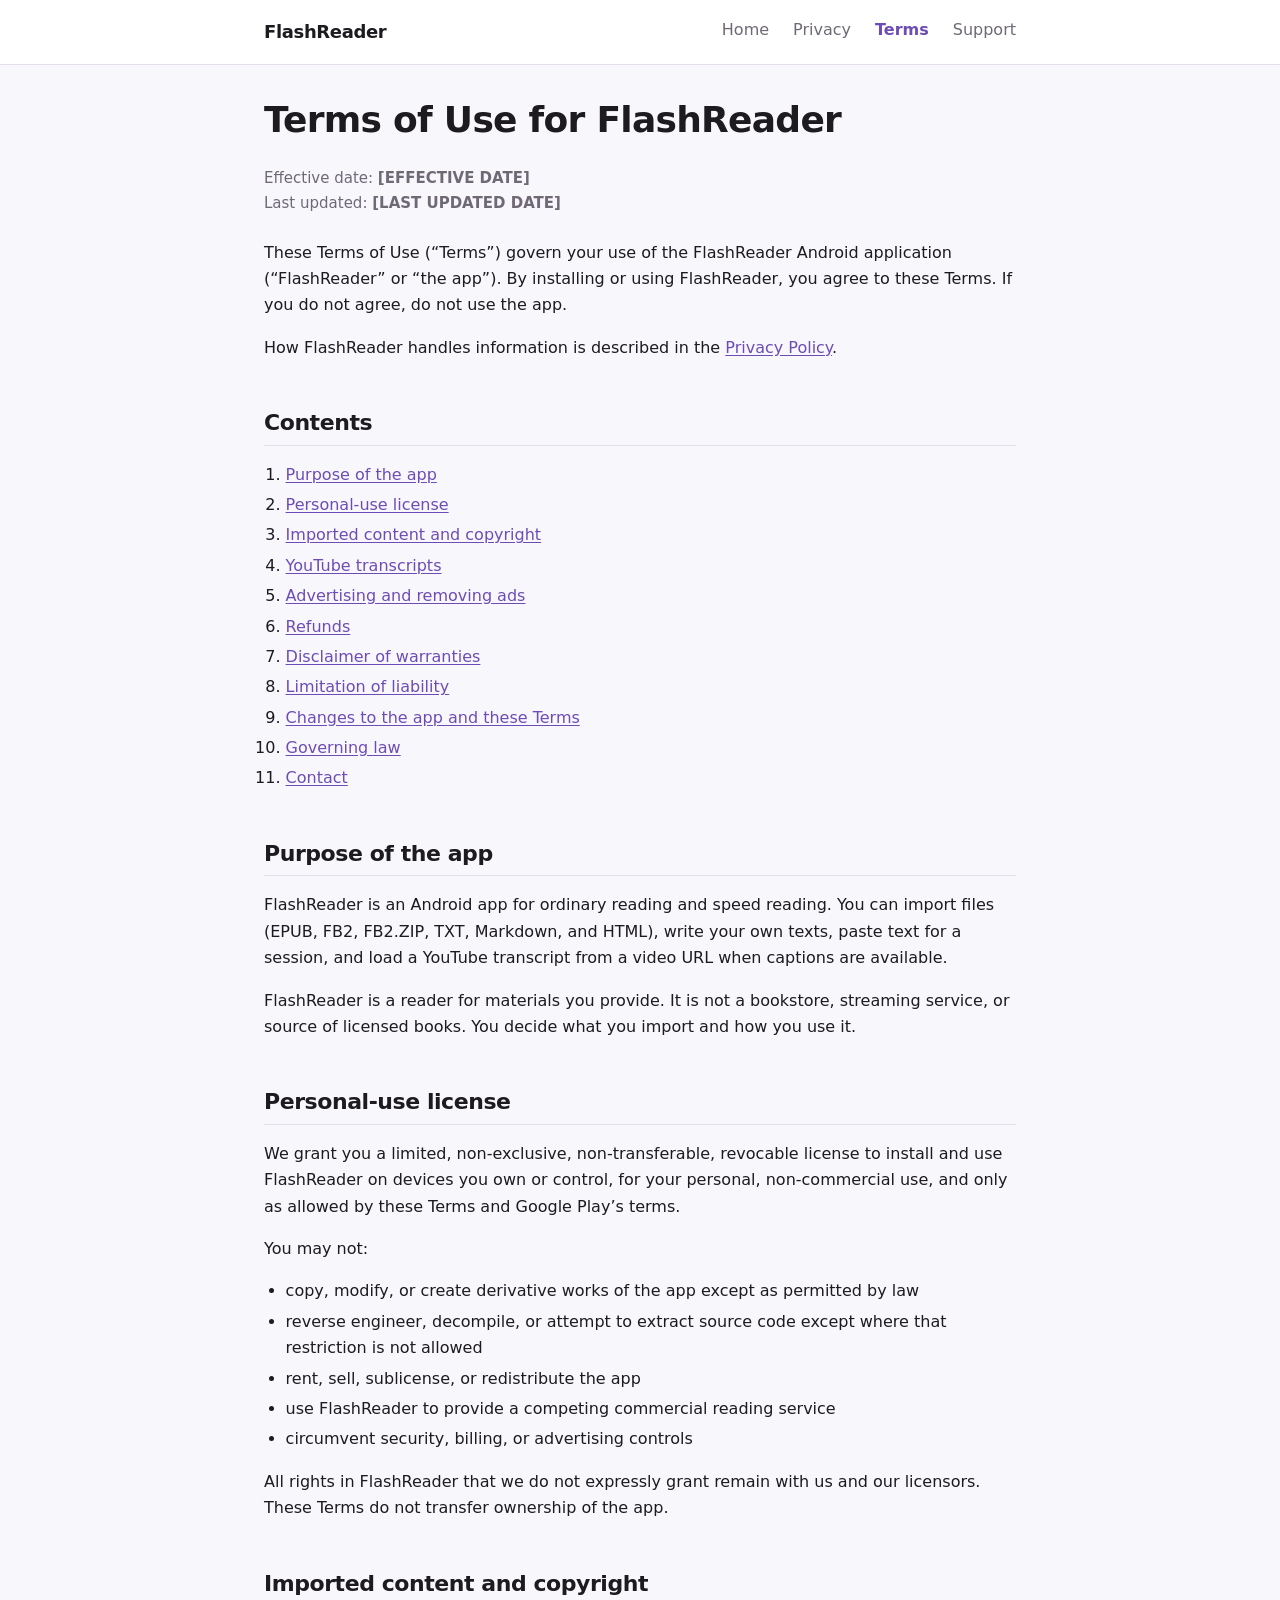
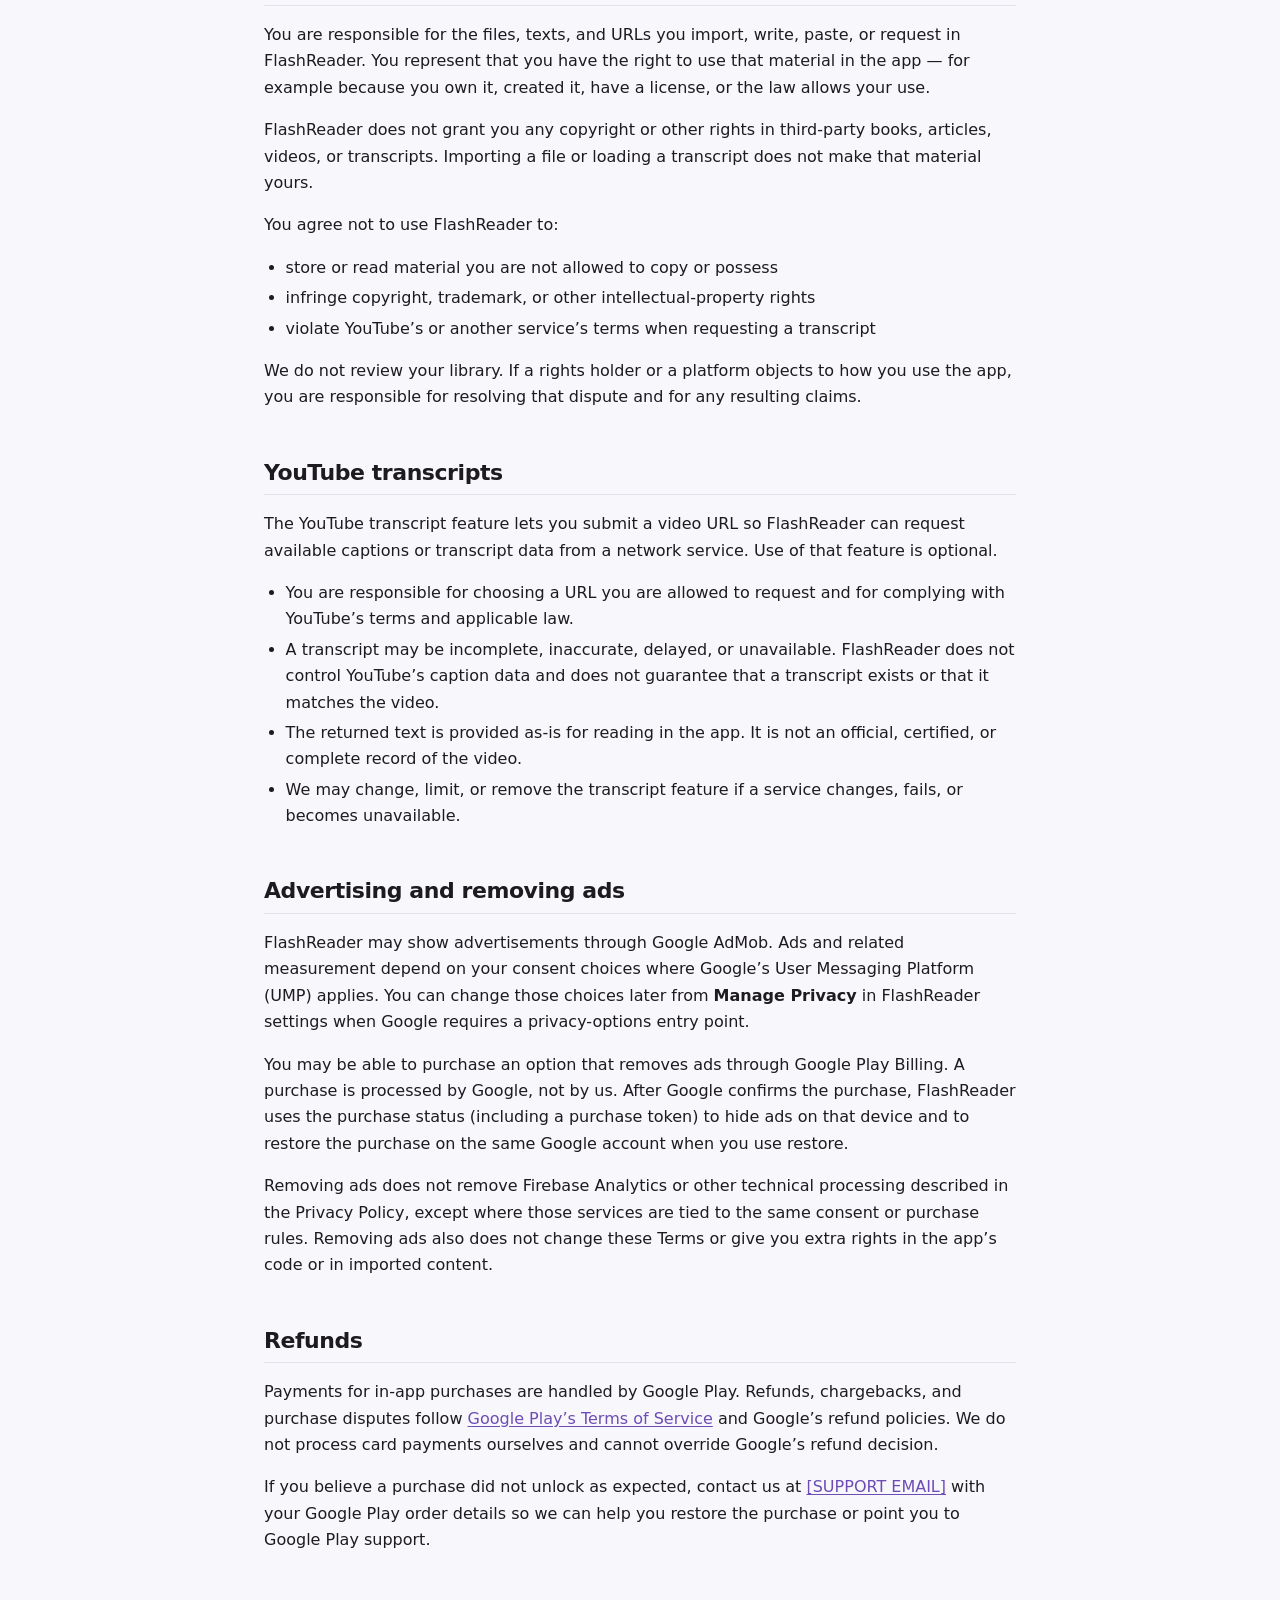
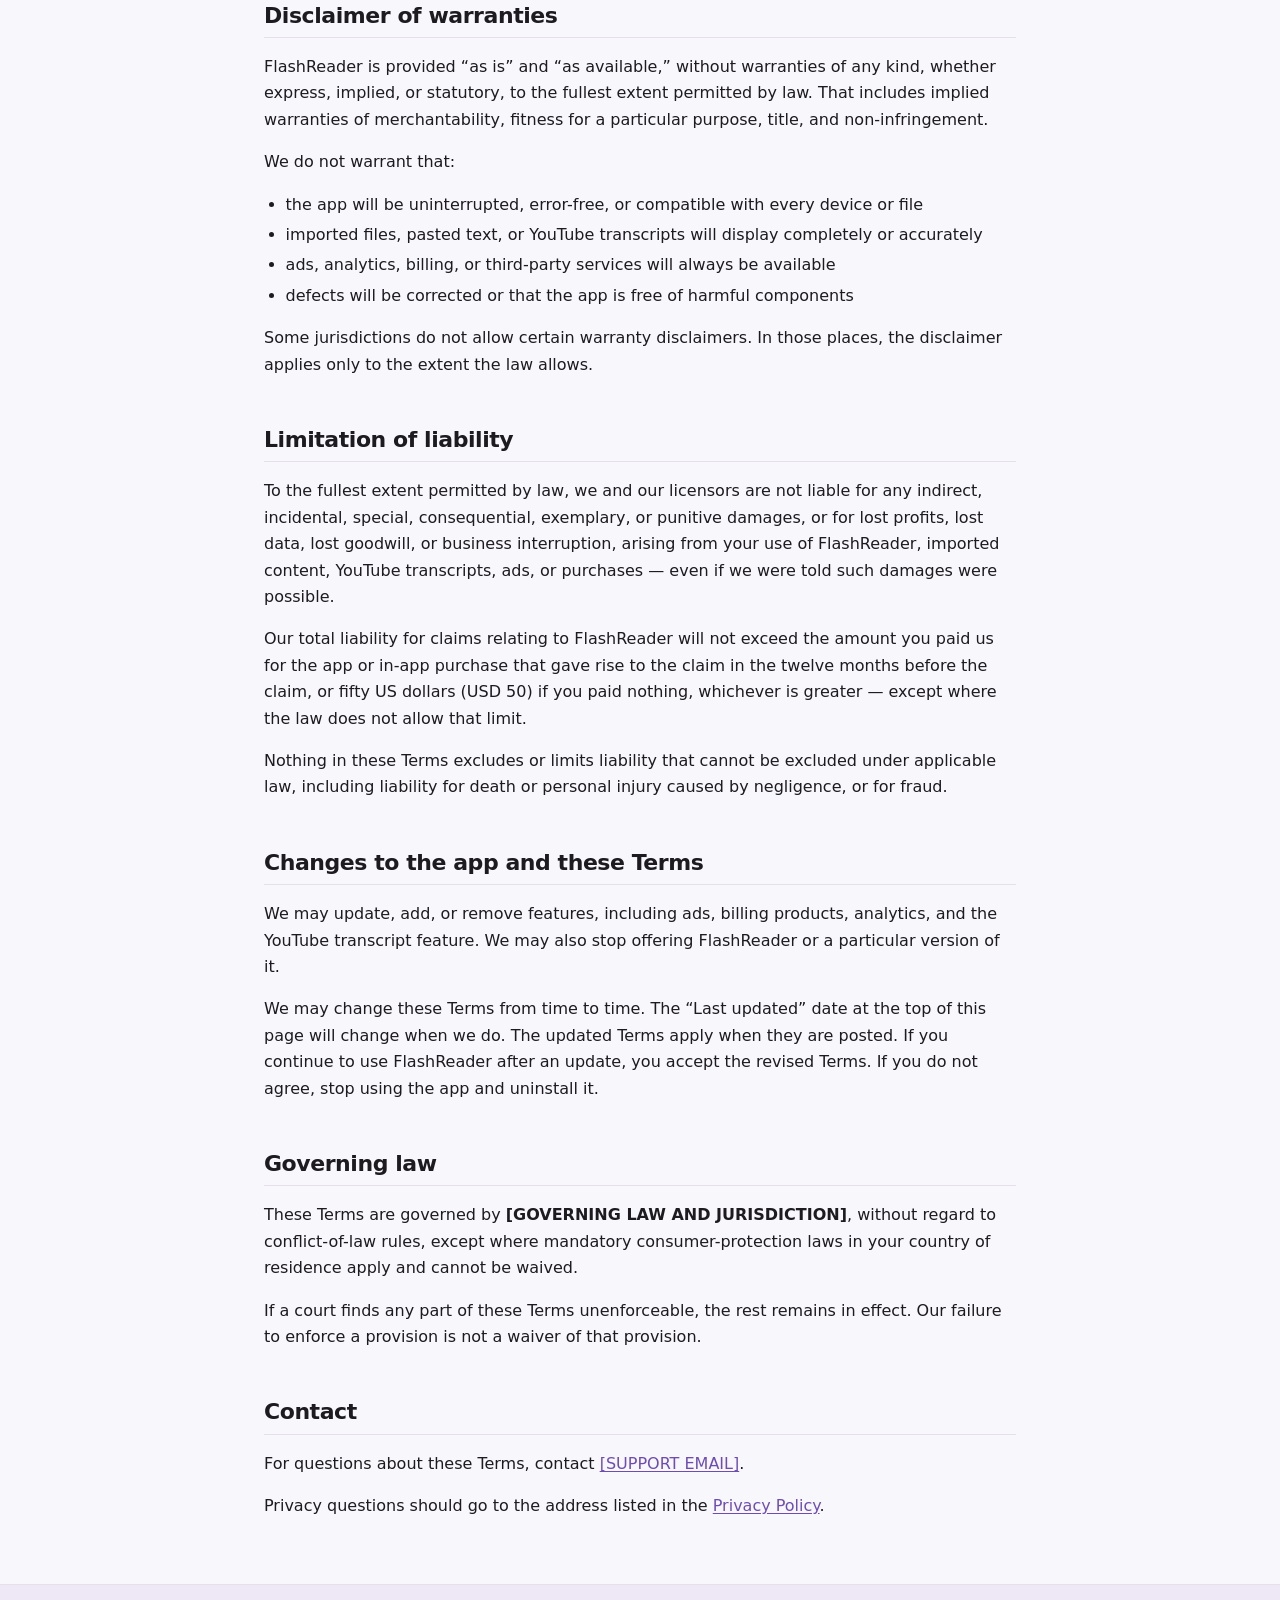
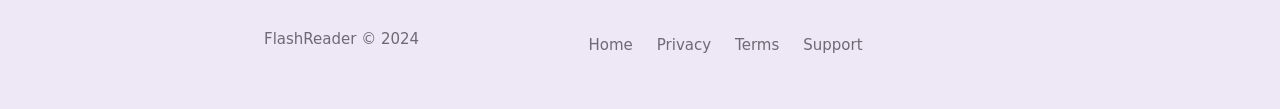
<file: pages/terms/index.html>
<!DOCTYPE html>
<html lang="en">
<head>
  <meta charset="UTF-8">
  <meta name="viewport" content="width=device-width, initial-scale=1.0">
  <title>Terms of Use | FlashReader</title>
  <meta name="description" content="Terms of Use for FlashReader: license, imported content, YouTube transcripts, ads, purchases, and limitations.">
  <link rel="stylesheet" href="../assets/styles.css">
</head>
<body>
  <a class="skip-link" href="#main">Skip to content</a>
  <header>
    <nav aria-label="Primary">
      <a class="brand" href="../index.html">FlashReader</a>
      <ul>
        <li><a href="../index.html">Home</a></li>
        <li><a href="../privacy/index.html">Privacy</a></li>
        <li><a href="index.html" aria-current="page">Terms</a></li>
        <li><a href="../support/index.html">Support</a></li>
      </ul>
    </nav>
  </header>
  <main id="main">
    <h1>Terms of Use for FlashReader</h1>
    <p class="dates">
      Effective date: <strong>[EFFECTIVE DATE]</strong><br>
      Last updated: <strong>[LAST UPDATED DATE]</strong>
    </p>
    <p>
      These Terms of Use (“Terms”) govern your use of the FlashReader Android application (“FlashReader” or “the app”). By installing or using FlashReader, you agree to these Terms. If you do not agree, do not use the app.
    </p>
    <p>
      How FlashReader handles information is described in the
      <a href="../privacy/index.html">Privacy Policy</a>.
    </p>

    <nav aria-label="On this page">
      <h2>Contents</h2>
      <ol>
        <li><a href="#purpose">Purpose of the app</a></li>
        <li><a href="#license">Personal-use license</a></li>
        <li><a href="#content">Imported content and copyright</a></li>
        <li><a href="#youtube">YouTube transcripts</a></li>
        <li><a href="#ads">Advertising and removing ads</a></li>
        <li><a href="#refunds">Refunds</a></li>
        <li><a href="#disclaimer">Disclaimer of warranties</a></li>
        <li><a href="#liability">Limitation of liability</a></li>
        <li><a href="#changes">Changes to the app and these Terms</a></li>
        <li><a href="#law">Governing law</a></li>
        <li><a href="#contact">Contact</a></li>
      </ol>
    </nav>

    <h2 id="purpose">Purpose of the app</h2>
    <p>
      FlashReader is an Android app for ordinary reading and speed reading. You can import files (EPUB, FB2, FB2.ZIP, TXT, Markdown, and HTML), write your own texts, paste text for a session, and load a YouTube transcript from a video URL when captions are available.
    </p>
    <p>
      FlashReader is a reader for materials you provide. It is not a bookstore, streaming service, or source of licensed books. You decide what you import and how you use it.
    </p>

    <h2 id="license">Personal-use license</h2>
    <p>
      We grant you a limited, non-exclusive, non-transferable, revocable license to install and use FlashReader on devices you own or control, for your personal, non-commercial use, and only as allowed by these Terms and Google Play’s terms.
    </p>
    <p>You may not:</p>
    <ul>
      <li>copy, modify, or create derivative works of the app except as permitted by law</li>
      <li>reverse engineer, decompile, or attempt to extract source code except where that restriction is not allowed</li>
      <li>rent, sell, sublicense, or redistribute the app</li>
      <li>use FlashReader to provide a competing commercial reading service</li>
      <li>circumvent security, billing, or advertising controls</li>
    </ul>
    <p>
      All rights in FlashReader that we do not expressly grant remain with us and our licensors. These Terms do not transfer ownership of the app.
    </p>

    <h2 id="content">Imported content and copyright</h2>
    <p>
      You are responsible for the files, texts, and URLs you import, write, paste, or request in FlashReader. You represent that you have the right to use that material in the app — for example because you own it, created it, have a license, or the law allows your use.
    </p>
    <p>
      FlashReader does not grant you any copyright or other rights in third-party books, articles, videos, or transcripts. Importing a file or loading a transcript does not make that material yours.
    </p>
    <p>You agree not to use FlashReader to:</p>
    <ul>
      <li>store or read material you are not allowed to copy or possess</li>
      <li>infringe copyright, trademark, or other intellectual-property rights</li>
      <li>violate YouTube’s or another service’s terms when requesting a transcript</li>
    </ul>
    <p>
      We do not review your library. If a rights holder or a platform objects to how you use the app, you are responsible for resolving that dispute and for any resulting claims.
    </p>

    <h2 id="youtube">YouTube transcripts</h2>
    <p>
      The YouTube transcript feature lets you submit a video URL so FlashReader can request available captions or transcript data from a network service. Use of that feature is optional.
    </p>
    <ul>
      <li>You are responsible for choosing a URL you are allowed to request and for complying with YouTube’s terms and applicable law.</li>
      <li>A transcript may be incomplete, inaccurate, delayed, or unavailable. FlashReader does not control YouTube’s caption data and does not guarantee that a transcript exists or that it matches the video.</li>
      <li>The returned text is provided as-is for reading in the app. It is not an official, certified, or complete record of the video.</li>
      <li>We may change, limit, or remove the transcript feature if a service changes, fails, or becomes unavailable.</li>
    </ul>

    <h2 id="ads">Advertising and removing ads</h2>
    <p>
      FlashReader may show advertisements through Google AdMob. Ads and related measurement depend on your consent choices where Google’s User Messaging Platform (UMP) applies. You can change those choices later from <strong>Manage Privacy</strong> in FlashReader settings when Google requires a privacy-options entry point.
    </p>
    <p>
      You may be able to purchase an option that removes ads through Google Play Billing. A purchase is processed by Google, not by us. After Google confirms the purchase, FlashReader uses the purchase status (including a purchase token) to hide ads on that device and to restore the purchase on the same Google account when you use restore.
    </p>
    <p>
      Removing ads does not remove Firebase Analytics or other technical processing described in the Privacy Policy, except where those services are tied to the same consent or purchase rules. Removing ads also does not change these Terms or give you extra rights in the app’s code or in imported content.
    </p>

    <h2 id="refunds">Refunds</h2>
    <p>
      Payments for in-app purchases are handled by Google Play. Refunds, chargebacks, and purchase disputes follow
      <a href="https://play.google.com/about/play-terms/" rel="noopener noreferrer">Google Play’s Terms of Service</a>
      and Google’s refund policies. We do not process card payments ourselves and cannot override Google’s refund decision.
    </p>
    <p>
      If you believe a purchase did not unlock as expected, contact us at
      <a href="mailto:[SUPPORT EMAIL]">[SUPPORT EMAIL]</a>
      with your Google Play order details so we can help you restore the purchase or point you to Google Play support.
    </p>

    <h2 id="disclaimer">Disclaimer of warranties</h2>
    <p>
      FlashReader is provided “as is” and “as available,” without warranties of any kind, whether express, implied, or statutory, to the fullest extent permitted by law. That includes implied warranties of merchantability, fitness for a particular purpose, title, and non-infringement.
    </p>
    <p>We do not warrant that:</p>
    <ul>
      <li>the app will be uninterrupted, error-free, or compatible with every device or file</li>
      <li>imported files, pasted text, or YouTube transcripts will display completely or accurately</li>
      <li>ads, analytics, billing, or third-party services will always be available</li>
      <li>defects will be corrected or that the app is free of harmful components</li>
    </ul>
    <p>
      Some jurisdictions do not allow certain warranty disclaimers. In those places, the disclaimer applies only to the extent the law allows.
    </p>

    <h2 id="liability">Limitation of liability</h2>
    <p>
      To the fullest extent permitted by law, we and our licensors are not liable for any indirect, incidental, special, consequential, exemplary, or punitive damages, or for lost profits, lost data, lost goodwill, or business interruption, arising from your use of FlashReader, imported content, YouTube transcripts, ads, or purchases — even if we were told such damages were possible.
    </p>
    <p>
      Our total liability for claims relating to FlashReader will not exceed the amount you paid us for the app or in-app purchase that gave rise to the claim in the twelve months before the claim, or fifty US dollars (USD 50) if you paid nothing, whichever is greater — except where the law does not allow that limit.
    </p>
    <p>
      Nothing in these Terms excludes or limits liability that cannot be excluded under applicable law, including liability for death or personal injury caused by negligence, or for fraud.
    </p>

    <h2 id="changes">Changes to the app and these Terms</h2>
    <p>
      We may update, add, or remove features, including ads, billing products, analytics, and the YouTube transcript feature. We may also stop offering FlashReader or a particular version of it.
    </p>
    <p>
      We may change these Terms from time to time. The “Last updated” date at the top of this page will change when we do. The updated Terms apply when they are posted. If you continue to use FlashReader after an update, you accept the revised Terms. If you do not agree, stop using the app and uninstall it.
    </p>

    <h2 id="law">Governing law</h2>
    <p>
      These Terms are governed by <strong>[GOVERNING LAW AND JURISDICTION]</strong>, without regard to conflict-of-law rules, except where mandatory consumer-protection laws in your country of residence apply and cannot be waived.
    </p>
    <p>
      If a court finds any part of these Terms unenforceable, the rest remains in effect. Our failure to enforce a provision is not a waiver of that provision.
    </p>

    <h2 id="contact">Contact</h2>
    <p>
      For questions about these Terms, contact
      <a href="mailto:[SUPPORT EMAIL]">[SUPPORT EMAIL]</a>.
    </p>
    <p>
      Privacy questions should go to the address listed in the
      <a href="../privacy/index.html">Privacy Policy</a>.
    </p>
  </main>
  <footer>
    <div class="container">
      <p>FlashReader © 2024</p>
      <nav aria-label="Footer">
        <ul>
          <li><a href="../index.html">Home</a></li>
          <li><a href="../privacy/index.html">Privacy</a></li>
          <li><a href="index.html">Terms</a></li>
          <li><a href="../support/index.html">Support</a></li>
        </ul>
      </nav>
    </div>
  </footer>
</body>
</html>
</file>
<file: docs/assets/styles.css>
:root {
  --color-bg: #f8f7fc;
  --color-surface: #ffffff;
  --color-primary: #6d4db5;
  --color-on-primary: #ffffff;
  --color-text: #1d1b20;
  --color-text-secondary: #6f6975;
  --color-outline: #e5e0ea;
  --color-primary-container: #ede7f6;
  --color-on-primary-container: #3d2a6e;
  --color-link: #6d4db5;
  --color-link-hover: #3d2a6e;
  --color-focus: #6d4db5;
  --color-header-bg: #ffffff;
  --color-footer-bg: #ede7f6;
  --color-table-header: #ede7f6;
  --color-table-stripe: #f8f7fc;
  --color-code-bg: #ede7f6;
  --shadow-soft: 0 1px 2px rgba(29, 27, 32, 0.06), 0 4px 12px rgba(29, 27, 32, 0.04);

  --font-sans: system-ui, -apple-system, BlinkMacSystemFont, "Segoe UI", Roboto, sans-serif;
  --font-mono: ui-monospace, SFMono-Regular, "SF Mono", Menlo, Consolas, monospace;

  --space-xs: 0.25rem;
  --space-sm: 0.5rem;
  --space-md: 1rem;
  --space-lg: 1.5rem;
  --space-xl: 2rem;
  --space-2xl: 3rem;

  --radius-sm: 6px;
  --radius-md: 10px;
  --content-width: 800px;
  --header-height: 4rem;
}

@media (prefers-color-scheme: dark) {
  :root {
    --color-bg: #121016;
    --color-surface: #1c1b20;
    --color-primary: #c4b0f0;
    --color-on-primary: #2d1b54;
    --color-text: #e6e1e5;
    --color-text-secondary: #cac4d0;
    --color-outline: #49454f;
    --color-primary-container: #4a3a73;
    --color-on-primary-container: #ede7f6;
    --color-link: #c4b0f0;
    --color-link-hover: #ede7f6;
    --color-focus: #c4b0f0;
    --color-header-bg: #1c1b20;
    --color-footer-bg: #1c1b20;
    --color-table-header: #4a3a73;
    --color-table-stripe: #1c1b20;
    --color-code-bg: #2d1b54;
    --shadow-soft: 0 1px 2px rgba(0, 0, 0, 0.35), 0 4px 12px rgba(0, 0, 0, 0.25);
  }
}

*,
*::before,
*::after {
  box-sizing: border-box;
}

html {
  scroll-behavior: smooth;
}

body {
  margin: 0;
  min-height: 100vh;
  display: flex;
  flex-direction: column;
  font-family: var(--font-sans);
  font-size: 1rem;
  line-height: 1.65;
  color: var(--color-text);
  background-color: var(--color-bg);
}

img {
  max-width: 100%;
  height: auto;
}

:focus {
  outline: none;
}

:focus-visible {
  outline: 3px solid var(--color-focus);
  outline-offset: 3px;
}

.skip-link {
  position: absolute;
  top: -100%;
  left: var(--space-md);
  z-index: 100;
  padding: var(--space-sm) var(--space-md);
  background: var(--color-primary);
  color: var(--color-on-primary);
  border-radius: var(--radius-sm);
  text-decoration: none;
}

.skip-link:focus {
  top: var(--space-sm);
}

.container {
  width: 100%;
  max-width: var(--content-width);
  margin: 0 auto;
  padding-left: var(--space-lg);
  padding-right: var(--space-lg);
}

header {
  position: sticky;
  top: 0;
  z-index: 10;
  background-color: var(--color-header-bg);
  border-bottom: 1px solid var(--color-outline);
}

header nav {
  display: flex;
  align-items: center;
  justify-content: space-between;
  gap: var(--space-lg);
  min-height: var(--header-height);
  max-width: var(--content-width);
  margin: 0 auto;
  padding: var(--space-sm) var(--space-lg);
}

.brand,
header nav .brand {
  font-weight: 700;
  font-size: 1.125rem;
  letter-spacing: -0.02em;
  color: var(--color-text);
  text-decoration: none;
}

header nav ul {
  display: flex;
  flex-wrap: wrap;
  align-items: center;
  gap: var(--space-md) var(--space-lg);
  margin: 0;
  padding: 0;
  list-style: none;
}

header nav a {
  color: var(--color-text-secondary);
  text-decoration: none;
  font-weight: 500;
}

header nav a:hover,
header nav a:focus-visible {
  color: var(--color-link-hover);
  text-decoration: underline;
  text-underline-offset: 0.2em;
}

header nav a:active {
  color: var(--color-primary);
}

header nav a[aria-current="page"] {
  color: var(--color-primary);
  font-weight: 600;
}

main {
  flex: 1 0 auto;
  width: 100%;
  max-width: var(--content-width);
  margin: 0 auto;
  padding: var(--space-xl) var(--space-lg) var(--space-2xl);
}

h1,
h2,
h3,
h4 {
  line-height: 1.25;
  letter-spacing: -0.02em;
  color: var(--color-text);
}

h1 {
  margin: 0 0 var(--space-lg);
  font-size: clamp(1.75rem, 4vw, 2.25rem);
}

h2 {
  margin: var(--space-2xl) 0 var(--space-md);
  font-size: 1.375rem;
  padding-bottom: var(--space-sm);
  border-bottom: 1px solid var(--color-outline);
}

h3 {
  margin: var(--space-xl) 0 var(--space-sm);
  font-size: 1.125rem;
}

h4 {
  margin: var(--space-lg) 0 var(--space-sm);
  font-size: 1rem;
}

p {
  margin: 0 0 var(--space-md);
}

.lead,
.subtitle {
  font-size: 1.125rem;
  color: var(--color-text-secondary);
}

a {
  color: var(--color-link);
  text-decoration: underline;
  text-underline-offset: 0.15em;
}

a:hover {
  color: var(--color-link-hover);
}

a:active {
  color: var(--color-on-primary-container);
}

a:focus-visible {
  border-radius: 2px;
}

ul,
ol {
  margin: 0 0 var(--space-md);
  padding-left: 1.35rem;
}

li {
  margin-bottom: var(--space-xs);
}

li > ul,
li > ol {
  margin-top: var(--space-xs);
  margin-bottom: 0;
}

dl {
  margin: 0 0 var(--space-lg);
}

dt {
  font-weight: 600;
  margin-top: var(--space-md);
}

dd {
  margin: var(--space-xs) 0 0;
  color: var(--color-text-secondary);
}

blockquote {
  margin: 0 0 var(--space-lg);
  padding: var(--space-md) var(--space-lg);
  border-left: 4px solid var(--color-primary);
  background: var(--color-primary-container);
  color: var(--color-on-primary-container);
  border-radius: 0 var(--radius-sm) var(--radius-sm) 0;
}

hr {
  border: 0;
  border-top: 1px solid var(--color-outline);
  margin: var(--space-xl) 0;
}

table {
  width: 100%;
  border-collapse: collapse;
  margin: 0 0 var(--space-lg);
  background: var(--color-surface);
  border: 1px solid var(--color-outline);
  border-radius: var(--radius-sm);
  overflow: hidden;
}

caption {
  text-align: left;
  font-weight: 600;
  margin-bottom: var(--space-sm);
}

th,
td {
  padding: 0.7rem 0.85rem;
  text-align: left;
  vertical-align: top;
  border-bottom: 1px solid var(--color-outline);
}

th {
  background: var(--color-table-header);
  color: var(--color-on-primary-container);
  font-weight: 600;
}

tbody tr:nth-child(even) {
  background: var(--color-table-stripe);
}

tbody tr:last-child th,
tbody tr:last-child td {
  border-bottom: 0;
}

.table-wrap {
  width: 100%;
  overflow-x: auto;
  margin-bottom: var(--space-lg);
}

code,
kbd,
samp {
  font-family: var(--font-mono);
  font-size: 0.9em;
  background: var(--color-code-bg);
  color: var(--color-on-primary-container);
  padding: 0.1em 0.35em;
  border-radius: 4px;
}

pre {
  margin: 0 0 var(--space-lg);
  padding: var(--space-md);
  overflow-x: auto;
  background: var(--color-code-bg);
  color: var(--color-on-primary-container);
  border-radius: var(--radius-sm);
}

pre code {
  padding: 0;
  background: none;
}

.features,
.card-list {
  display: grid;
  gap: var(--space-md);
  margin: var(--space-lg) 0;
  padding: 0;
  list-style: none;
}

.features li,
.card {
  background: var(--color-surface);
  border: 1px solid var(--color-outline);
  border-radius: var(--radius-md);
  padding: var(--space-md) var(--space-lg);
  box-shadow: var(--shadow-soft);
}

.btn,
.cta {
  display: inline-block;
  padding: 0.7rem 1.15rem;
  background: var(--color-primary);
  color: var(--color-on-primary);
  border-radius: var(--radius-sm);
  text-decoration: none;
  font-weight: 600;
  border: 2px solid transparent;
}

.btn:hover,
.cta:hover {
  filter: brightness(1.08);
  color: var(--color-on-primary);
}

.btn:active,
.cta:active {
  filter: brightness(0.95);
}

.btn:focus-visible,
.cta:focus-visible {
  outline-offset: 3px;
}

.btn-secondary {
  background: transparent;
  color: var(--color-primary);
  border-color: var(--color-primary);
}

.btn-secondary:hover {
  background: var(--color-primary-container);
  color: var(--color-on-primary-container);
  filter: none;
}

.meta,
.dates {
  color: var(--color-text-secondary);
  font-size: 0.9375rem;
  margin-bottom: var(--space-lg);
}

details {
  margin-bottom: var(--space-md);
  padding: var(--space-md) var(--space-lg);
  background: var(--color-surface);
  border: 1px solid var(--color-outline);
  border-radius: var(--radius-md);
}

summary {
  cursor: pointer;
  font-weight: 600;
}

summary:hover {
  color: var(--color-link);
}

.error-page {
  text-align: center;
  padding-top: var(--space-2xl);
}

.error-page h1 {
  font-size: clamp(2.5rem, 8vw, 4rem);
}

footer {
  margin-top: auto;
  background: var(--color-footer-bg);
  border-top: 1px solid var(--color-outline);
  color: var(--color-text-secondary);
  font-size: 0.9375rem;
}

footer .container,
footer nav {
  display: flex;
  flex-wrap: wrap;
  align-items: center;
  justify-content: space-between;
  gap: var(--space-md);
  max-width: var(--content-width);
  margin: 0 auto;
  padding: var(--space-lg);
}

footer ul {
  display: flex;
  flex-wrap: wrap;
  gap: var(--space-md) var(--space-lg);
  margin: 0;
  padding: 0;
  list-style: none;
}

footer a {
  color: var(--color-text-secondary);
  text-decoration: none;
}

footer a:hover,
footer a:focus-visible {
  color: var(--color-link-hover);
  text-decoration: underline;
  text-underline-offset: 0.2em;
}

footer a:active {
  color: var(--color-primary);
}

@media (max-width: 600px) {
  header nav {
    flex-direction: column;
    align-items: flex-start;
    min-height: 0;
    padding-top: var(--space-md);
    padding-bottom: var(--space-md);
  }

  header nav ul {
    flex-direction: column;
    align-items: flex-start;
    gap: var(--space-sm);
    width: 100%;
  }

  header nav a {
    display: block;
    padding: var(--space-xs) 0;
  }

  main {
    padding: var(--space-lg) var(--space-md) var(--space-xl);
  }

  .container,
  header nav,
  footer .container,
  footer nav {
    padding-left: var(--space-md);
    padding-right: var(--space-md);
  }

  th,
  td {
    padding: 0.55rem 0.65rem;
    font-size: 0.9375rem;
  }

  footer .container,
  footer nav {
    flex-direction: column;
    align-items: flex-start;
  }
}

@media (prefers-reduced-motion: reduce) {
  html {
    scroll-behavior: auto;
  }

  *,
  *::before,
  *::after {
    animation-duration: 0.01ms !important;
    animation-iteration-count: 1 !important;
    transition-duration: 0.01ms !important;
  }
}
</file>
<file: pages/assets/styles.css>
:root {
  --color-bg: #f8f7fc;
  --color-surface: #ffffff;
  --color-primary: #6d4db5;
  --color-on-primary: #ffffff;
  --color-text: #1d1b20;
  --color-text-secondary: #6f6975;
  --color-outline: #e5e0ea;
  --color-primary-container: #ede7f6;
  --color-on-primary-container: #3d2a6e;
  --color-link: #6d4db5;
  --color-link-hover: #3d2a6e;
  --color-focus: #6d4db5;
  --color-header-bg: #ffffff;
  --color-footer-bg: #ede7f6;
  --color-table-header: #ede7f6;
  --color-table-stripe: #f8f7fc;
  --color-code-bg: #ede7f6;
  --shadow-soft: 0 1px 2px rgba(29, 27, 32, 0.06), 0 4px 12px rgba(29, 27, 32, 0.04);

  --font-sans: system-ui, -apple-system, BlinkMacSystemFont, "Segoe UI", Roboto, sans-serif;
  --font-mono: ui-monospace, SFMono-Regular, "SF Mono", Menlo, Consolas, monospace;

  --space-xs: 0.25rem;
  --space-sm: 0.5rem;
  --space-md: 1rem;
  --space-lg: 1.5rem;
  --space-xl: 2rem;
  --space-2xl: 3rem;

  --radius-sm: 6px;
  --radius-md: 10px;
  --content-width: 800px;
  --header-height: 4rem;
}

@media (prefers-color-scheme: dark) {
  :root {
    --color-bg: #121016;
    --color-surface: #1c1b20;
    --color-primary: #c4b0f0;
    --color-on-primary: #2d1b54;
    --color-text: #e6e1e5;
    --color-text-secondary: #cac4d0;
    --color-outline: #49454f;
    --color-primary-container: #4a3a73;
    --color-on-primary-container: #ede7f6;
    --color-link: #c4b0f0;
    --color-link-hover: #ede7f6;
    --color-focus: #c4b0f0;
    --color-header-bg: #1c1b20;
    --color-footer-bg: #1c1b20;
    --color-table-header: #4a3a73;
    --color-table-stripe: #1c1b20;
    --color-code-bg: #2d1b54;
    --shadow-soft: 0 1px 2px rgba(0, 0, 0, 0.35), 0 4px 12px rgba(0, 0, 0, 0.25);
  }
}

*,
*::before,
*::after {
  box-sizing: border-box;
}

html {
  scroll-behavior: smooth;
}

body {
  margin: 0;
  min-height: 100vh;
  display: flex;
  flex-direction: column;
  font-family: var(--font-sans);
  font-size: 1rem;
  line-height: 1.65;
  color: var(--color-text);
  background-color: var(--color-bg);
}

img {
  max-width: 100%;
  height: auto;
}

:focus {
  outline: none;
}

:focus-visible {
  outline: 3px solid var(--color-focus);
  outline-offset: 3px;
}

.skip-link {
  position: absolute;
  top: -100%;
  left: var(--space-md);
  z-index: 100;
  padding: var(--space-sm) var(--space-md);
  background: var(--color-primary);
  color: var(--color-on-primary);
  border-radius: var(--radius-sm);
  text-decoration: none;
}

.skip-link:focus {
  top: var(--space-sm);
}

.container {
  width: 100%;
  max-width: var(--content-width);
  margin: 0 auto;
  padding-left: var(--space-lg);
  padding-right: var(--space-lg);
}

header {
  position: sticky;
  top: 0;
  z-index: 10;
  background-color: var(--color-header-bg);
  border-bottom: 1px solid var(--color-outline);
}

header nav {
  display: flex;
  align-items: center;
  justify-content: space-between;
  gap: var(--space-lg);
  min-height: var(--header-height);
  max-width: var(--content-width);
  margin: 0 auto;
  padding: var(--space-sm) var(--space-lg);
}

.brand,
header nav .brand {
  font-weight: 700;
  font-size: 1.125rem;
  letter-spacing: -0.02em;
  color: var(--color-text);
  text-decoration: none;
}

header nav ul {
  display: flex;
  flex-wrap: wrap;
  align-items: center;
  gap: var(--space-md) var(--space-lg);
  margin: 0;
  padding: 0;
  list-style: none;
}

header nav a {
  color: var(--color-text-secondary);
  text-decoration: none;
  font-weight: 500;
}

header nav a:hover,
header nav a:focus-visible {
  color: var(--color-link-hover);
  text-decoration: underline;
  text-underline-offset: 0.2em;
}

header nav a:active {
  color: var(--color-primary);
}

header nav a[aria-current="page"] {
  color: var(--color-primary);
  font-weight: 600;
}

main {
  flex: 1 0 auto;
  width: 100%;
  max-width: var(--content-width);
  margin: 0 auto;
  padding: var(--space-xl) var(--space-lg) var(--space-2xl);
}

h1,
h2,
h3,
h4 {
  line-height: 1.25;
  letter-spacing: -0.02em;
  color: var(--color-text);
}

h1 {
  margin: 0 0 var(--space-lg);
  font-size: clamp(1.75rem, 4vw, 2.25rem);
}

h2 {
  margin: var(--space-2xl) 0 var(--space-md);
  font-size: 1.375rem;
  padding-bottom: var(--space-sm);
  border-bottom: 1px solid var(--color-outline);
}

h3 {
  margin: var(--space-xl) 0 var(--space-sm);
  font-size: 1.125rem;
}

h4 {
  margin: var(--space-lg) 0 var(--space-sm);
  font-size: 1rem;
}

p {
  margin: 0 0 var(--space-md);
}

.lead,
.subtitle {
  font-size: 1.125rem;
  color: var(--color-text-secondary);
}

a {
  color: var(--color-link);
  text-decoration: underline;
  text-underline-offset: 0.15em;
}

a:hover {
  color: var(--color-link-hover);
}

a:active {
  color: var(--color-on-primary-container);
}

a:focus-visible {
  border-radius: 2px;
}

ul,
ol {
  margin: 0 0 var(--space-md);
  padding-left: 1.35rem;
}

li {
  margin-bottom: var(--space-xs);
}

li > ul,
li > ol {
  margin-top: var(--space-xs);
  margin-bottom: 0;
}

dl {
  margin: 0 0 var(--space-lg);
}

dt {
  font-weight: 600;
  margin-top: var(--space-md);
}

dd {
  margin: var(--space-xs) 0 0;
  color: var(--color-text-secondary);
}

blockquote {
  margin: 0 0 var(--space-lg);
  padding: var(--space-md) var(--space-lg);
  border-left: 4px solid var(--color-primary);
  background: var(--color-primary-container);
  color: var(--color-on-primary-container);
  border-radius: 0 var(--radius-sm) var(--radius-sm) 0;
}

hr {
  border: 0;
  border-top: 1px solid var(--color-outline);
  margin: var(--space-xl) 0;
}

table {
  width: 100%;
  border-collapse: collapse;
  margin: 0 0 var(--space-lg);
  background: var(--color-surface);
  border: 1px solid var(--color-outline);
  border-radius: var(--radius-sm);
  overflow: hidden;
}

caption {
  text-align: left;
  font-weight: 600;
  margin-bottom: var(--space-sm);
}

th,
td {
  padding: 0.7rem 0.85rem;
  text-align: left;
  vertical-align: top;
  border-bottom: 1px solid var(--color-outline);
}

th {
  background: var(--color-table-header);
  color: var(--color-on-primary-container);
  font-weight: 600;
}

tbody tr:nth-child(even) {
  background: var(--color-table-stripe);
}

tbody tr:last-child th,
tbody tr:last-child td {
  border-bottom: 0;
}

.table-wrap {
  width: 100%;
  overflow-x: auto;
  margin-bottom: var(--space-lg);
}

code,
kbd,
samp {
  font-family: var(--font-mono);
  font-size: 0.9em;
  background: var(--color-code-bg);
  color: var(--color-on-primary-container);
  padding: 0.1em 0.35em;
  border-radius: 4px;
}

pre {
  margin: 0 0 var(--space-lg);
  padding: var(--space-md);
  overflow-x: auto;
  background: var(--color-code-bg);
  color: var(--color-on-primary-container);
  border-radius: var(--radius-sm);
}

pre code {
  padding: 0;
  background: none;
}

.features,
.card-list {
  display: grid;
  gap: var(--space-md);
  margin: var(--space-lg) 0;
  padding: 0;
  list-style: none;
}

.features li,
.card {
  background: var(--color-surface);
  border: 1px solid var(--color-outline);
  border-radius: var(--radius-md);
  padding: var(--space-md) var(--space-lg);
  box-shadow: var(--shadow-soft);
}

.btn,
.cta {
  display: inline-block;
  padding: 0.7rem 1.15rem;
  background: var(--color-primary);
  color: var(--color-on-primary);
  border-radius: var(--radius-sm);
  text-decoration: none;
  font-weight: 600;
  border: 2px solid transparent;
}

.btn:hover,
.cta:hover {
  filter: brightness(1.08);
  color: var(--color-on-primary);
}

.btn:active,
.cta:active {
  filter: brightness(0.95);
}

.btn:focus-visible,
.cta:focus-visible {
  outline-offset: 3px;
}

.btn-secondary {
  background: transparent;
  color: var(--color-primary);
  border-color: var(--color-primary);
}

.btn-secondary:hover {
  background: var(--color-primary-container);
  color: var(--color-on-primary-container);
  filter: none;
}

.meta,
.dates {
  color: var(--color-text-secondary);
  font-size: 0.9375rem;
  margin-bottom: var(--space-lg);
}

details {
  margin-bottom: var(--space-md);
  padding: var(--space-md) var(--space-lg);
  background: var(--color-surface);
  border: 1px solid var(--color-outline);
  border-radius: var(--radius-md);
}

summary {
  cursor: pointer;
  font-weight: 600;
}

summary:hover {
  color: var(--color-link);
}

.error-page {
  text-align: center;
  padding-top: var(--space-2xl);
}

.error-page h1 {
  font-size: clamp(2.5rem, 8vw, 4rem);
}

footer {
  margin-top: auto;
  background: var(--color-footer-bg);
  border-top: 1px solid var(--color-outline);
  color: var(--color-text-secondary);
  font-size: 0.9375rem;
}

footer .container,
footer nav {
  display: flex;
  flex-wrap: wrap;
  align-items: center;
  justify-content: space-between;
  gap: var(--space-md);
  max-width: var(--content-width);
  margin: 0 auto;
  padding: var(--space-lg);
}

footer ul {
  display: flex;
  flex-wrap: wrap;
  gap: var(--space-md) var(--space-lg);
  margin: 0;
  padding: 0;
  list-style: none;
}

footer a {
  color: var(--color-text-secondary);
  text-decoration: none;
}

footer a:hover,
footer a:focus-visible {
  color: var(--color-link-hover);
  text-decoration: underline;
  text-underline-offset: 0.2em;
}

footer a:active {
  color: var(--color-primary);
}

@media (max-width: 600px) {
  header nav {
    flex-direction: column;
    align-items: flex-start;
    min-height: 0;
    padding-top: var(--space-md);
    padding-bottom: var(--space-md);
  }

  header nav ul {
    flex-direction: column;
    align-items: flex-start;
    gap: var(--space-sm);
    width: 100%;
  }

  header nav a {
    display: block;
    padding: var(--space-xs) 0;
  }

  main {
    padding: var(--space-lg) var(--space-md) var(--space-xl);
  }

  .container,
  header nav,
  footer .container,
  footer nav {
    padding-left: var(--space-md);
    padding-right: var(--space-md);
  }

  th,
  td {
    padding: 0.55rem 0.65rem;
    font-size: 0.9375rem;
  }

  footer .container,
  footer nav {
    flex-direction: column;
    align-items: flex-start;
  }
}

@media (prefers-reduced-motion: reduce) {
  html {
    scroll-behavior: auto;
  }

  *,
  *::before,
  *::after {
    animation-duration: 0.01ms !important;
    animation-iteration-count: 1 !important;
    transition-duration: 0.01ms !important;
  }
}
</file>
